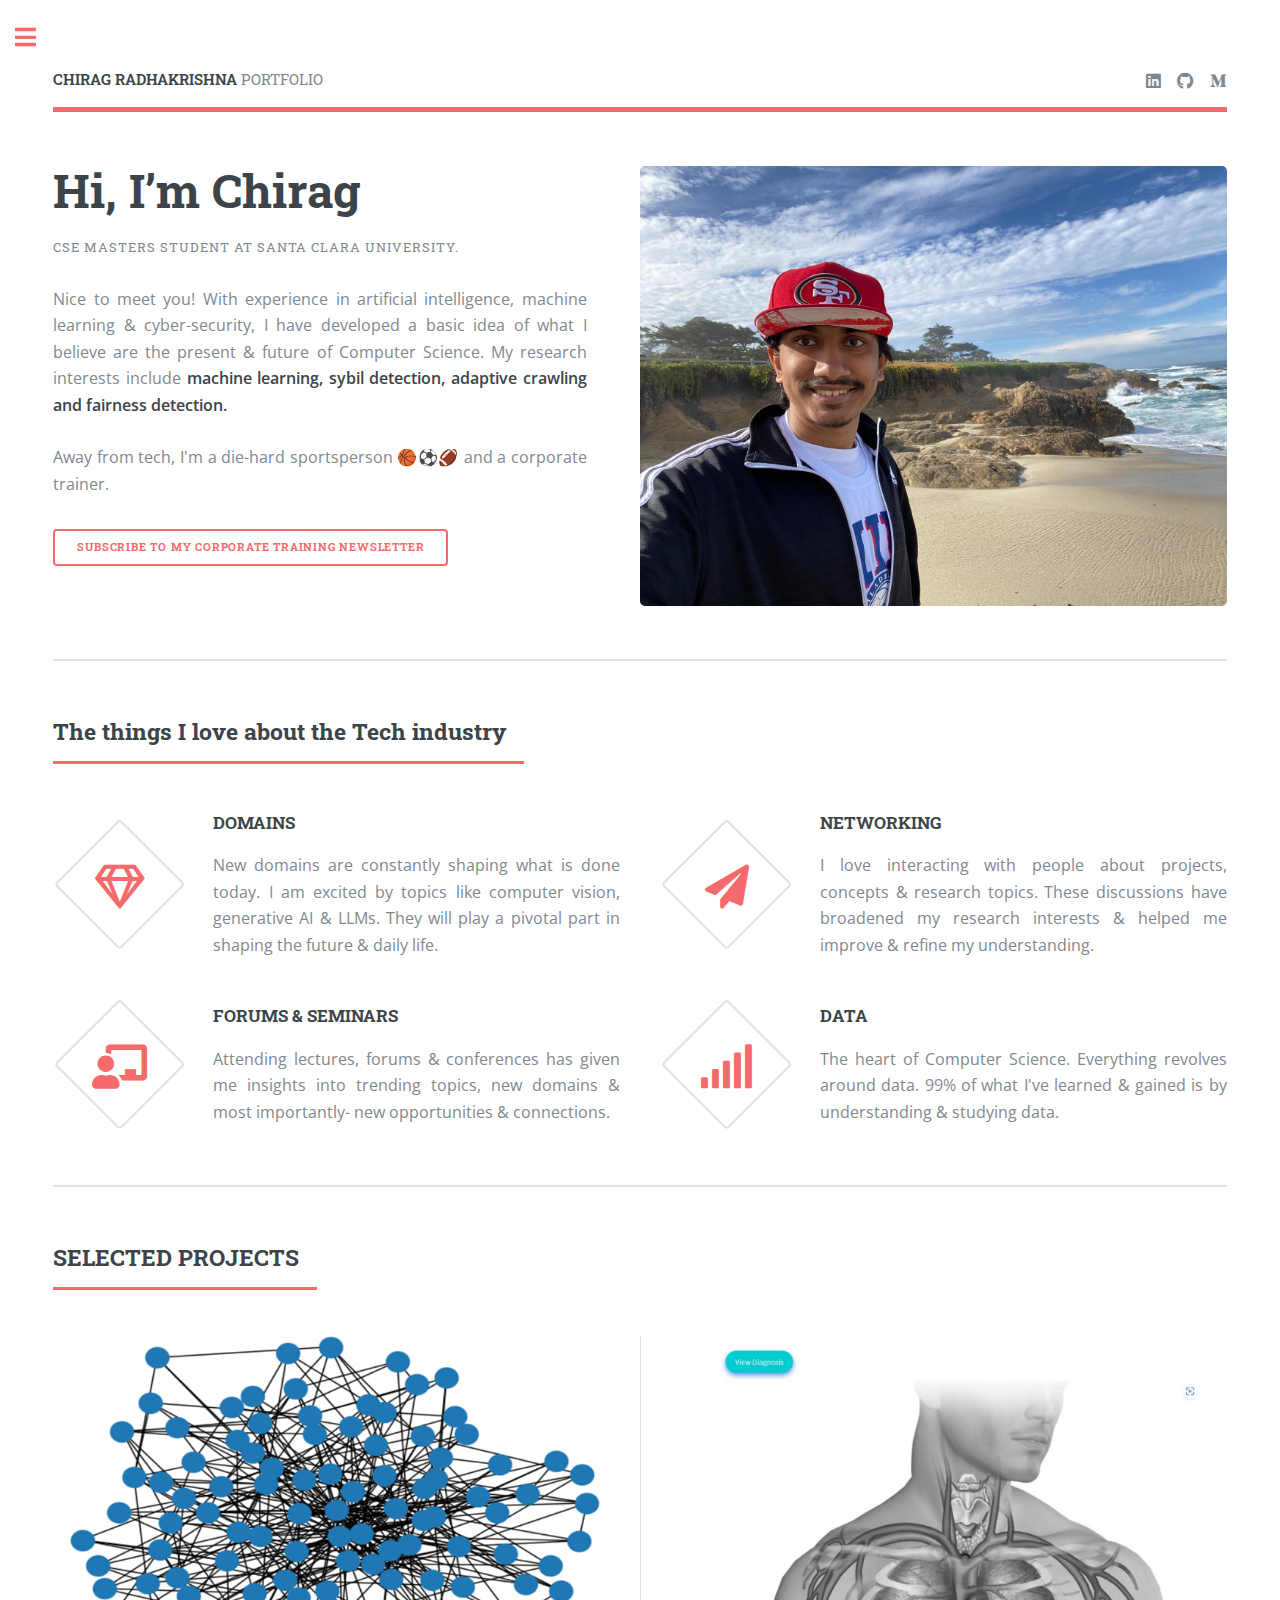
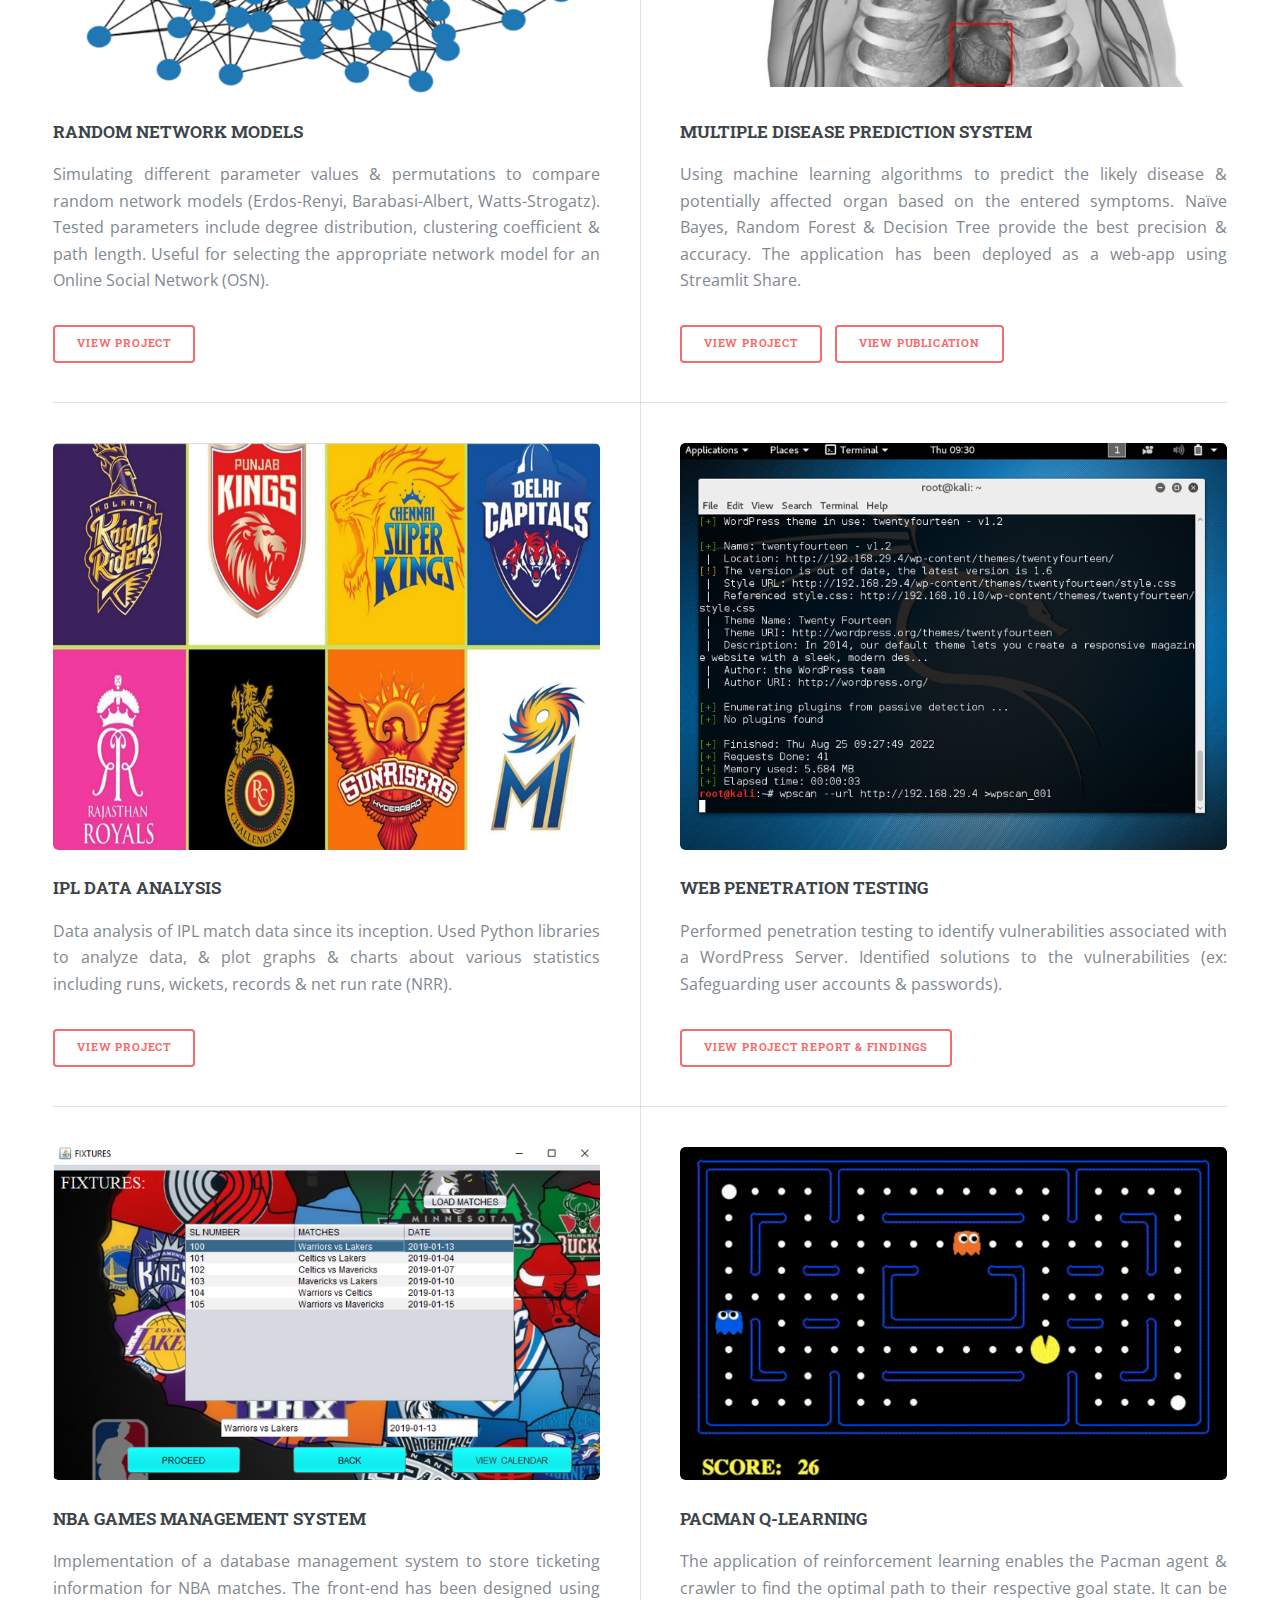
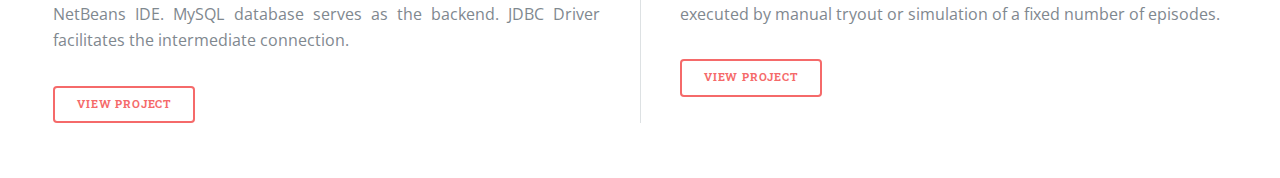
<file: index.html>
<!DOCTYPE HTML>
<!--
	Editorial by HTML5 UP
	html5up.net | @ajlkn
	Free for personal and commercial use under the CCA 3.0 license (html5up.net/license)
-->
<html>
	<head>
		<title>Chirag Radhakrishna Portfolio</title>
		<meta charset="utf-8" />
		<meta name="viewport" content="width=device-width, initial-scale=1, user-scalable=no" />
		<link rel="stylesheet" href="assets/css/main.css" />
	</head>
	<body class="is-preload">

		<!-- Wrapper -->
			<div id="wrapper">

				<!-- Main -->
					<div id="main">
						<div class="inner">

							<!-- Header -->
								<header id="header">
									<a href="index.html" class="logo"><strong>CHIRAG RADHAKRISHNA</strong> PORTFOLIO</a>
									<ul class="icons">
										<li><a href="https://in.linkedin.com/in/chirag-radhakrishna-820a06251?original_referer=" class="icon brands fa-linkedin"><span class="label">LinkedIn</span></a></li>
										<li><a href="https://github.com/ChiragRadhakrishna43-7?tab=repositories" class="icon brands fa-github"><span class="label">GitHub</span></a></li>
										<li><a href="https://medium.com/@chiragdsce35" class="icon brands fa-medium-m"><span class="label">Medium</span></a></li>
									</ul>
								</header>

							<!-- Banner -->
								<section id="banner">
									<div class="content">
										<header>
											<h1>Hi, I’m Chirag </h1>
											<p>CSE Masters student at Santa Clara University.</p>
										</header>
										<p align="justify">Nice to meet you! With experience in artificial intelligence, machine learning & cyber-security, I have developed a basic idea of what I believe are the present & future of Computer Science. My research interests include <b>machine learning, sybil detection, adaptive crawling and fairness detection.</b> <br/>

										</br/>Away from tech, I'm a die-hard sportsperson 🏀⚽🏈 and a corporate trainer.</p>
										<ul class="actions">
											<li><a href="https://substack.com/@chiragradhakrishna" class="button big">Subscribe to my corporate training newsletter</a></li>
										</ul>
									</div>
									<span class="image object">
										<img src="images/pic10.jpeg" alt="" />
									</span>
								</section>

							<!-- Section -->
								<section>
									<header class="major">
										<h2>The things I love about the Tech industry</h2>
									</header>
									<div class="features">
										<article>
											<span class="icon fa-gem"></span>
											<div class="content">
												<h3>DOMAINS</h3>
												<p align="justify">New domains are constantly shaping what is done today. I am excited by topics like computer vision, generative AI & LLMs. They will play a pivotal part in shaping the future & daily life.</p>
											</div>
										</article>
										<article>
											<span class="icon solid fa-paper-plane"></span>
											<div class="content">
												<h3>NETWORKING</h3>
												<p align="justify">I love interacting with people about projects, concepts & research topics. These discussions have broadened my research interests & helped me improve & refine my understanding.</p>
											</div>
										</article>
										<article>
											<span class="icon solid fa-chalkboard-teacher"></span>
											<div class="content">
												<h3>FORUMS & SEMINARS</h3>
												<p align="justify">Attending lectures, forums & conferences has given me insights into trending topics, new domains & most importantly- new opportunities & connections.</p>
											</div>
										</article>
										<article>
											<span class="icon solid fa-signal"></span>
											<div class="content">
												<h3>DATA</h3>
												<p align="justify">The heart of Computer Science. Everything revolves around data. 99% of what I've learned & gained is by understanding & studying data.</p>
											</div>
										</article>
									</div>
								</section>

							<!-- Section -->
								<section>
									<header class="major">
										<h2>SELECTED PROJECTS</h2>
									</header>
									<div class="posts">
										<article>
											<a class="image"><img src="images/pic01.png" alt="" /></a>
											<h3>RANDOM NETWORK MODELS</h3>
											<p align="justify">Simulating different parameter values & permutations to compare random network models (Erdos-Renyi, Barabasi-Albert, Watts-Strogatz). Tested parameters include degree distribution, clustering coefficient & path length. Useful for selecting the appropriate network model for an Online Social Network (OSN).</p>
											<ul class="actions">
												<li><a href="https://github.com/ChiragRadhakrishna43-7/CSEN_354_SOCIAL-NETWORKS" class="button">View Project</a></li>
											</ul>
										</article>
										<article>
											<a class="image"><img src="images/pic02.png" alt="" /></a>
											<h3>MULTIPLE DISEASE PREDICTION SYSTEM</h3>
											<p align="justify">Using machine learning algorithms to predict the likely disease & potentially affected organ based on the entered symptoms. Naïve Bayes, Random Forest & Decision Tree provide the best precision & accuracy. The application has been deployed as a web-app using Streamlit Share.</p>
											<ul class="actions">
												<li><a href="https://github.com/ChiragRadhakrishna43-7/Multiple-Disease-Prediction-System" class="button">View Project</a></li>
												<li><a href="https://www.ijirae.com/volumes/Vol10/iss-05/16.MYAE10095.pdf" class="button">View Publication</a></li>
											</ul>
										</article>
										<article>
											<a class="image"><img src="images/pic03.png" alt="" /></a>
											<h3>IPL DATA ANALYSIS</h3>
											<p align="justify">Data analysis of IPL match data since its inception. Used Python libraries to analyze data, & plot graphs & charts about various statistics including runs, wickets, records & net run rate (NRR).</p>
											<ul class="actions">
												<li><a href="https://github.com/ChiragRadhakrishna43-7/IPL-Data-Analysis" class="button">View Project</a></li>
											</ul>
										</article>
										<article>
											<a class="image"><img src="images/pic04.png" alt="" /></a>
											<h3>WEB PENETRATION TESTING</h3>
											<p align="justify">Performed penetration testing to identify vulnerabilities associated with a WordPress Server. Identified solutions to the vulnerabilities (ex: Safeguarding user accounts & passwords).</p>
											<ul class="actions">
												<li><a href="https://github.com/ChiragRadhakrishna43-7/Cyber-Security-and-Ethical-Hacking" class="button">View Project Report & Findings</a></li>
											</ul>
										</article>
										<article>
											<a class="image"><img src="images/pic05.png" alt="" /></a>
											<h3>NBA GAMES MANAGEMENT SYSTEM</h3>
											<p align="justify">Implementation of a database management system to store ticketing information for NBA matches. The front-end has been designed using NetBeans IDE. MySQL database serves as the backend. JDBC Driver facilitates the intermediate connection.</p>
											<ul class="actions">
												<li><a href="https://github.com/ChiragRadhakrishna43-7/NBA-All-Star-Application---DBMS" class="button">View Project</a></li>
											</ul>
										</article>
										<article>
											<a class="image"><img src="images/pic06.png" alt="" /></a>
											<h3>PACMAN Q-LEARNING</h3>
											<p align="justify">The application of reinforcement learning enables the Pacman agent & crawler to find the optimal path to their respective goal state. It can be executed by manual tryout or simulation of a fixed number of episodes. </p>
											<ul class="actions">
												<li><a href="https://github.com/ChiragRadhakrishna43-7/Pacman_QLearning" class="button">View Project</a></li>
											</ul>
										</article>
									</div>
								</section>

						</div>
					</div>

				<!-- Sidebar -->
					<div id="sidebar">
						<div class="inner">

							<!-- Search -->
								<section id="search" class="alt">
									<form method="post" action="#">
										<input type="text" name="query" id="query" placeholder="Search" />
									</form>
								</section>

							<!-- Menu -->
								<nav id="menu">
									<header class="major">
										<h2>MENU</h2>
									</header>
									<ul>
										<li><a href="index.html">HOME</a></li>
										<li><a href="generic.html">EDUCATION 📕</a></li>
										<li><a href="elements.html">EXPERIENCE 👨‍💻</a></li>
									</ul>
								</nav>

							<!-- Section -->
								<section>
									<header class="major">
										<h2>RECENT TIMELINE</h2>
									</header>
									<div class="mini-posts">
										<article>
											<a class="image"><img src="images/pic07.png" alt="" /></a>
											<p align="justify"><b>March 2025-Present</b>
											</br/>Starting a new position as a Graduate Research Assistant. Working to formulate an Artificial Intelligence (AI) Development Lifecycle under the guidance of Professor Alka-Shah Jarvis.</p>
										</article>
										<article>
											<a class="image"><img src="images/pic08.png" alt="" /></a>
											<p align="justify"><b>March 2025-Present</b>
											</br/>A second stint as a Graduate Teaching Assistant. This instance, for the course CSEN 288: Software Ethics instructed by Professor Alka-Shah Jarvis.</p>
										</article>
										<article>
											<a class="image"><img src="images/pic07.png" alt="" /></a>
											<p align="justify"><b>September 2024-December 2024</b>
											</br/>Graduate Teaching Assistant for the core graduate course CSEN 210: Computer Architecture instructed by Professor Ramzi Nofal. Assisted students with critical concepts including datapath, pipeline, and data & branch hazards.</p>
										</article>
									</div>
								</section>

							<!-- Section -->
								<section>
									<header class="major">
										<h2>GET IN TOUCH</h2>
									</header>
									<p align="justify"><b>Connect or Contact???</b> <br>
									 Have any questions, feedback, or want to say hello, you can reach out using these contact details:</p>
									<ul class="contact">
										<li class="icon solid fa-envelope">chiragradhakrishna2000@gmail.com</li>
										<li class="icon solid fa-phone">(408) 422-8709</li>
										<li class="icon solid fa-home">Santa Clara, California</li>
									</ul>
								</section>

							<!-- Footer -->
								<footer id="footer">
									<p class="copyright">&copy; All rights reserved. Certain Images Credit: <a href="https://unsplash.com">Unsplash</a>. Design inspired by: <a href="https://html5up.net">HTML5 UP</a>.</p>
								</footer>

						</div>
					</div>

			</div>

		<!-- Scripts -->
			<script src="assets/js/jquery.min.js"></script>
			<script src="assets/js/browser.min.js"></script>
			<script src="assets/js/breakpoints.min.js"></script>
			<script src="assets/js/util.js"></script>
			<script src="assets/js/main.js"></script>

	</body>
</html>
</file>
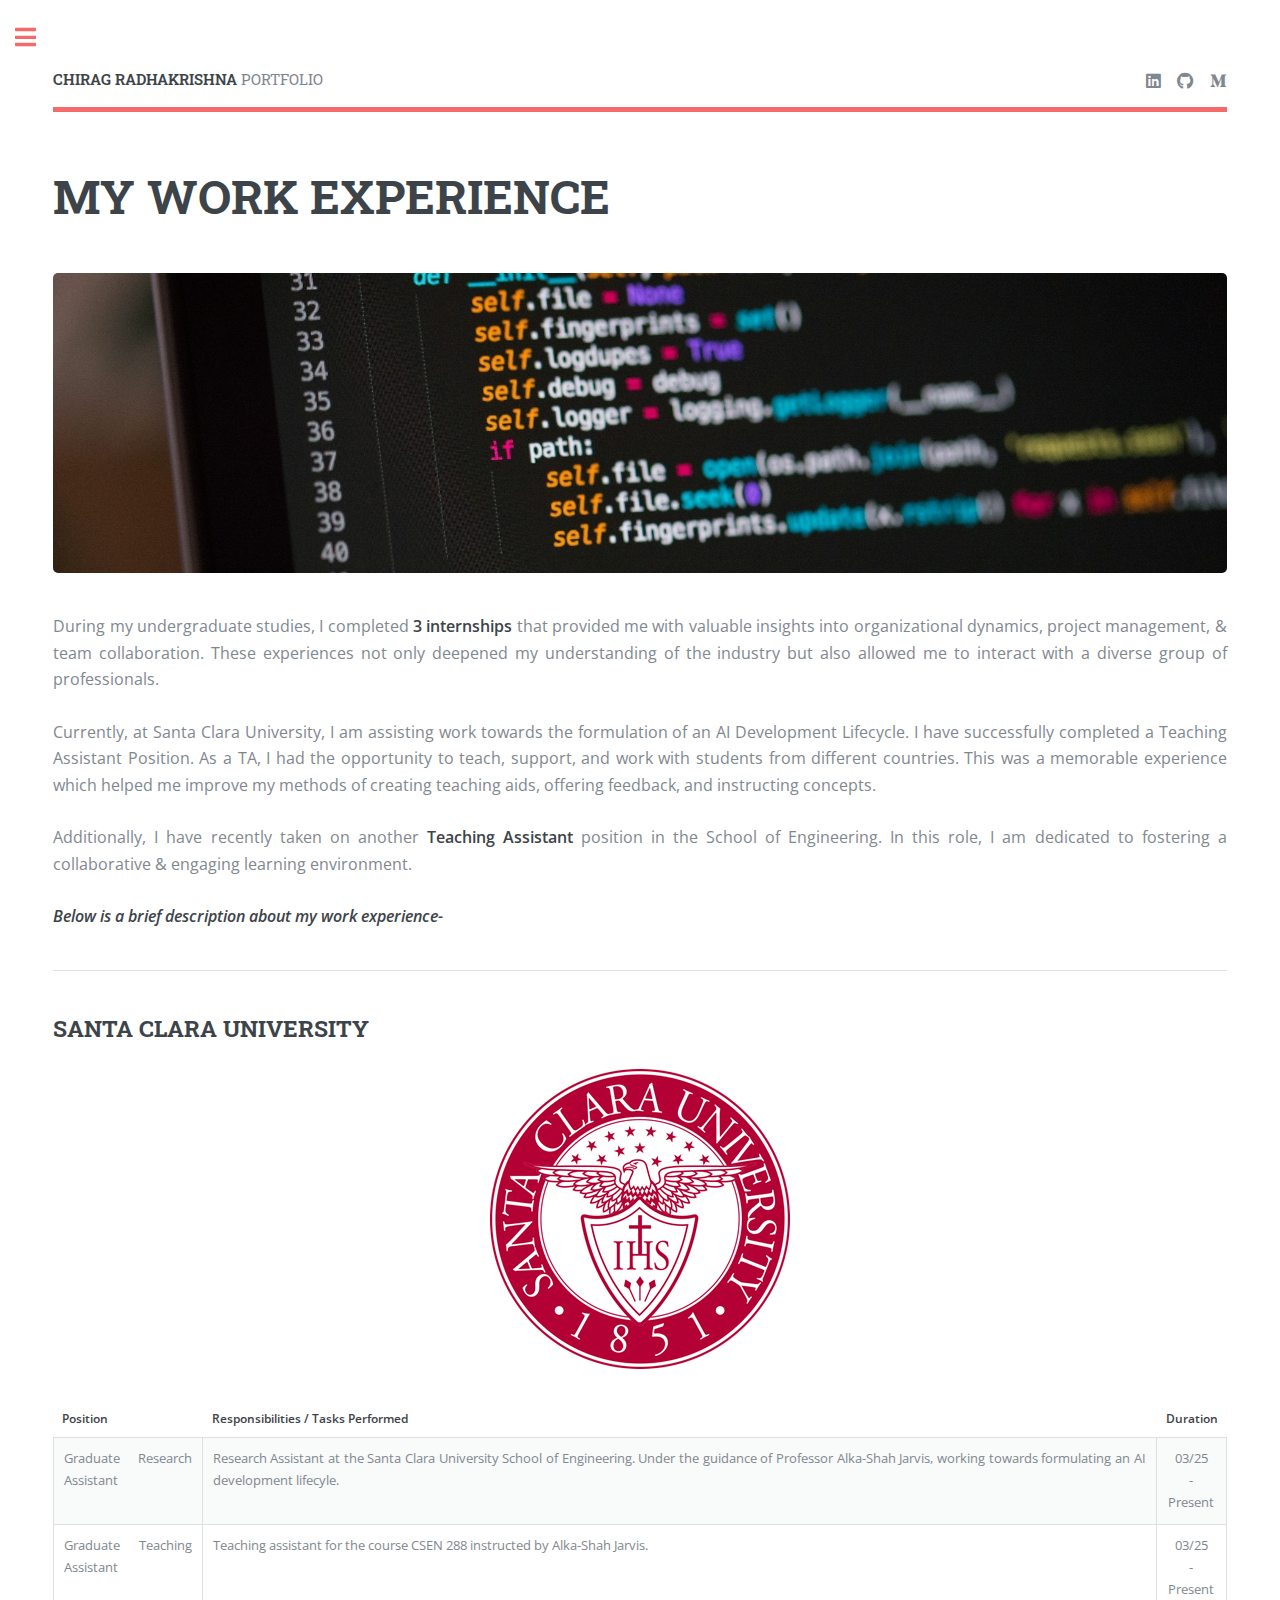
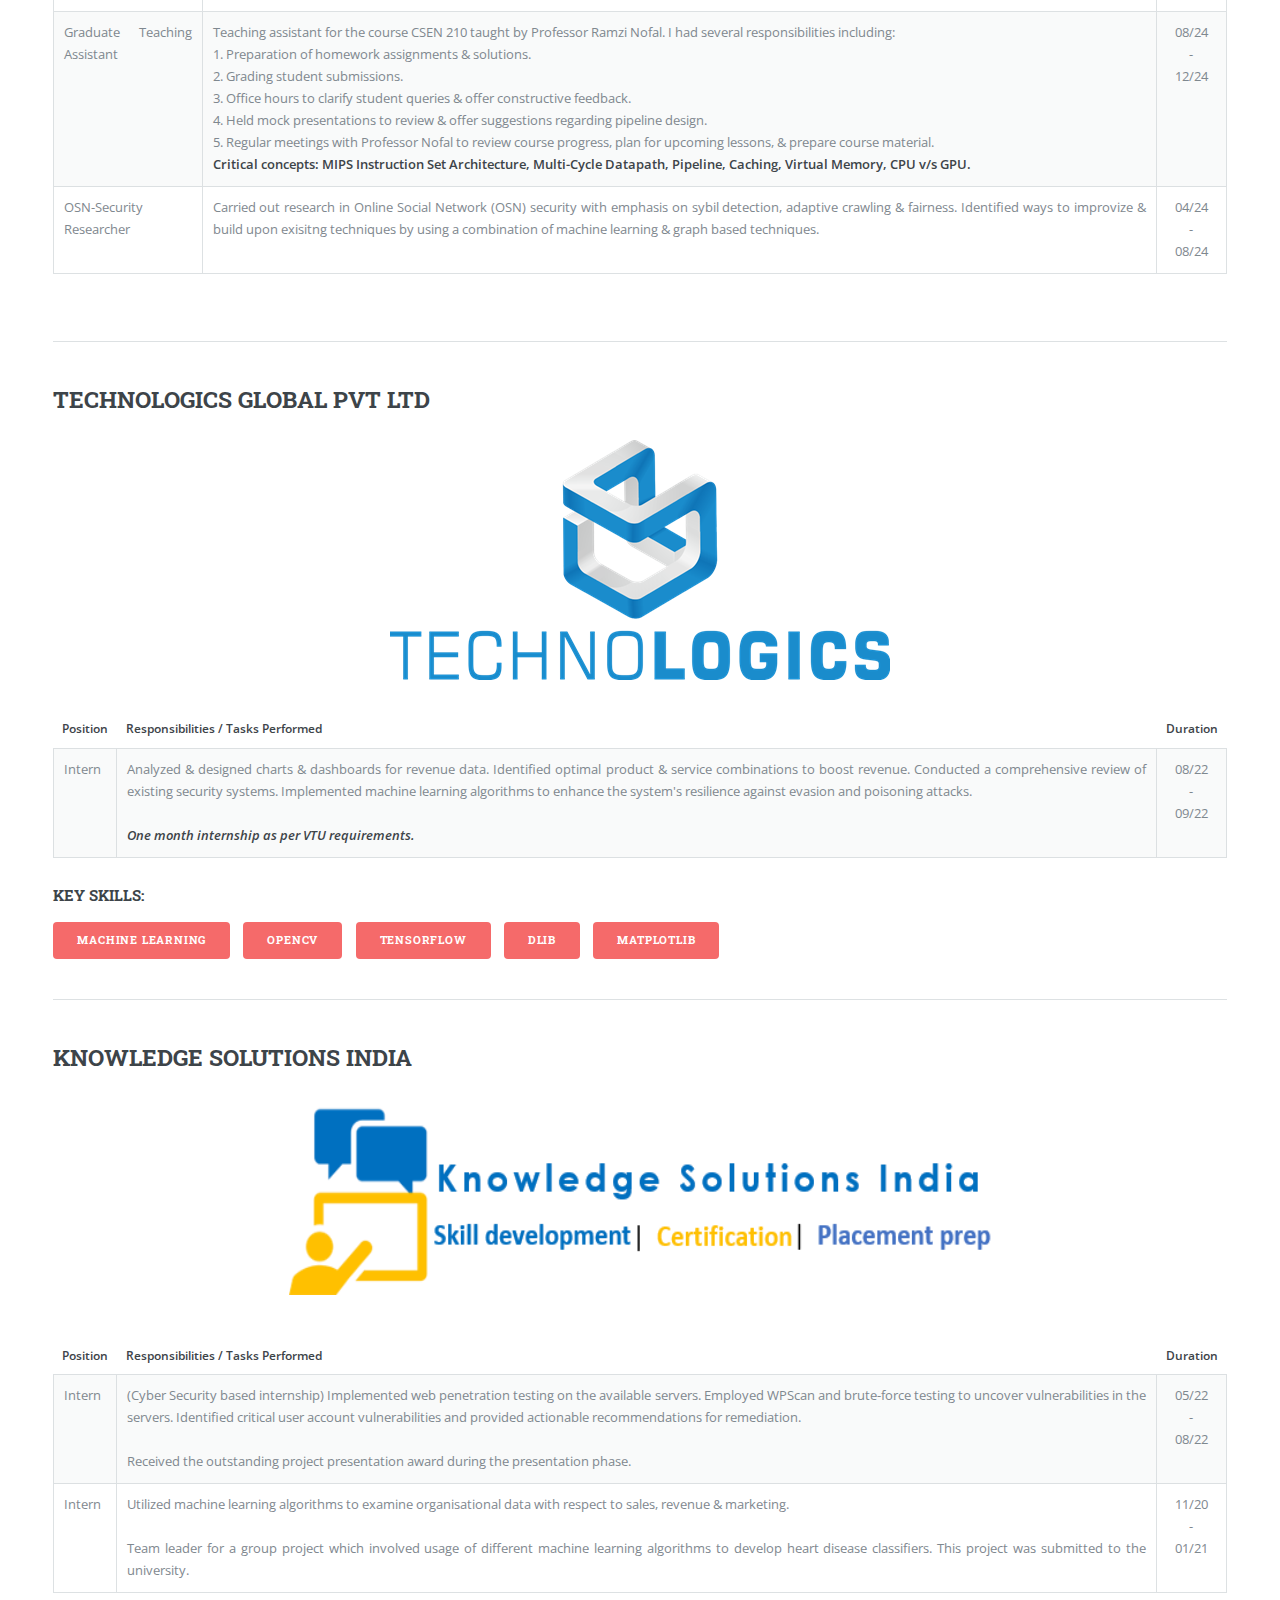
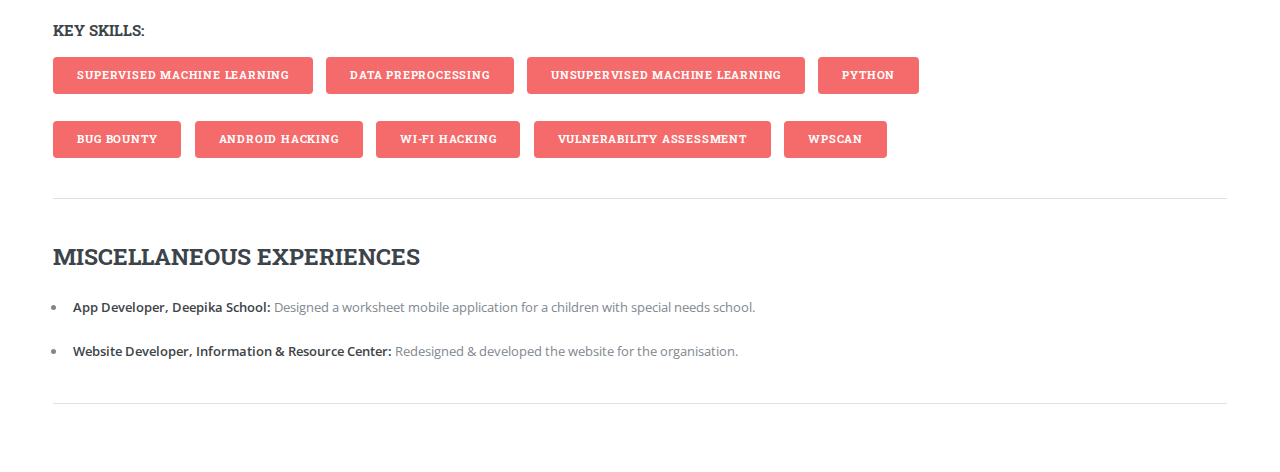
<file: elements.html>
<!DOCTYPE HTML>
<!--
	Editorial by HTML5 UP
	html5up.net | @ajlkn
	Free for personal and commercial use under the CCA 3.0 license (html5up.net/license)
-->
<html>
	<head>
		<title>Chirag Radhakrishna: Work Experience</title>
		<meta charset="utf-8" />
		<meta name="viewport" content="width=device-width, initial-scale=1, user-scalable=no" />
		<link rel="stylesheet" href="assets/css/main.css" />
	</head>
	<body class="is-preload">

		<!-- Wrapper -->
			<div id="wrapper">

				<!-- Main -->
					<div id="main">
						<div class="inner">

							<!-- Header -->
								<header id="header">
									<a class="logo"><strong>CHIRAG RADHAKRISHNA</strong> PORTFOLIO</a>
									<ul class="icons">
										<li><a href="https://in.linkedin.com/in/chirag-radhakrishna-820a06251?original_referer=" class="icon brands fa-linkedin"><span class="label">LinkedIn</span></a></li>
										<li><a href="https://github.com/ChiragRadhakrishna43-7?tab=repositories" class="icon brands fa-github"><span class="label">GitHub</span></a></li>
										<li><a href="https://medium.com/@chiragdsce35" class="icon brands fa-medium-m"><span class="label">Medium</span></a></li>
									</ul>
								</header>

							<!-- Content -->
								<section>
									<header class="main">
										<h1>MY WORK EXPERIENCE</h1>
									</header>

									<span class="image main"><img src="images/pic15.jpg" alt="" /></span>

									<p align="justify">
									During my undergraduate studies, I completed <b>3 internships</b> that provided me with valuable insights into organizational dynamics, project management, & team collaboration. These experiences not only deepened my understanding of the industry but also
									allowed me to interact with a diverse group of professionals.
									<br/><br/>
									Currently, at Santa Clara University, I am assisting work towards the formulation of an AI Development Lifecycle. I have successfully completed a Teaching Assistant Position. As a TA, I had the opportunity to teach, support, and work with students from different countries. This was a memorable experience which helped me improve my methods of creating teaching aids, offering feedback, and instructing concepts.<br/><br/>
									Additionally, I have recently taken on another <b>Teaching Assistant</b> position in the School of Engineering. In this role, I am dedicated to fostering a collaborative & engaging learning environment.
                  <br/><br/>
									<b><i>Below is a brief description about my work experience-</i></b>
									</p>

									<hr class="major" />
									<h2>SANTA CLARA UNIVERSITY</h2>
									<p align = "center"><a class="image"><img src="images/pic12.png" alt=""/></a></p>
									<div class="table-wrapper">
										<table class="alt">
											<thead>
												<tr>
													<th>Position</th>
													<th>Responsibilities / Tasks Performed</th>
													<th>Duration</th>
												</tr>
											</thead>
											<tbody>
												<tr>
													<td align="justify">Graduate Research Assistant</td>
													<td align="justify">Research Assistant at the Santa Clara University School of Engineering. Under the guidance of Professor Alka-Shah Jarvis, working towards formulating an AI development lifecyle. </td>
													<td align="center"> 03/25 <br/> - <br/>Present</td>
												</tr>
												<tr>
													<td align="justify">Graduate Teaching Assistant</td>
													<td align="justify">Teaching assistant for the course CSEN 288 instructed by Alka-Shah Jarvis.</td>
													<td align="center"> 03/25 <br/> - <br/>Present</td>
												</tr>
												<tr>
													<td align="justify">Graduate Teaching Assistant</td>
													<td align="justify">Teaching assistant for the course CSEN 210 taught by Professor Ramzi Nofal. I had several responsibilities including: <br/> 1. Preparation of homework assignments & solutions. <br/> 2. Grading student submissions. <br/> 3. Office hours to clarify student queries & offer constructive feedback. <br/> 4. Held mock presentations to review & offer suggestions regarding pipeline design. <br/> 5. Regular meetings with Professor Nofal to review course progress, plan for upcoming lessons, & prepare course material. <br/><b>Critical concepts: MIPS Instruction Set Architecture, Multi-Cycle Datapath, Pipeline, Caching, Virtual Memory, CPU v/s GPU.</b></td>
													<td align="center"> 08/24 <br/> - <br/>12/24</td>
												</tr>
												<tr>
													<td align="justify">OSN-Security Researcher</td>
													<td align="justify">Carried out research in Online Social Network (OSN) security with emphasis on sybil detection, adaptive crawling & fairness. Identified ways to improvize & build upon exisitng techniques by using a combination of machine learning & graph based techniques.</td>
													<td align="center"> 04/24 <br/> - <br/>08/24</td>
												</tr>
											</tbody>
											<tfoot>
											</tfoot>
										</table>
									</div>
									<hr class="major" />

									<h2>TECHNOLOGICS GLOBAL PVT LTD</h2>
									<p align = "center"><a class="image"><img src="images/pic16.png" alt=""/></a></p>
									<div class="table-wrapper">
										<table class="alt">
											<thead>
												<tr>
													<th>Position</th>
													<th>Responsibilities / Tasks Performed</th>
													<th>Duration</th>
												</tr>
											</thead>
											<tbody>
												<tr>
													<td align="justify">Intern</td>
													<td align="justify">Analyzed & designed charts & dashboards for revenue data. Identified optimal product & service combinations to boost revenue.
													Conducted a comprehensive review of existing security systems. Implemented machine learning algorithms to enhance the system's resilience against evasion and poisoning attacks.
												  <br/><br/><b><i>One month internship as per VTU requirements.</i></b></td>
													<td align="center"> 08/22 <br/> - <br/>09/22</td>
												</tr>
											</tbody>
											<tfoot>
											</tfoot>
										</table>
									</div>
									<h4>KEY SKILLS:</h4>
									<ul class="actions">
										<li><a class="button primary">Machine Learning</a></li>
										<li><a class="button primary">OpenCV</a></li>
										<li><a class="button primary">TensorFlow</a></li>
										<li><a class="button primary">DLib</a></li>
										<li><a class="button primary">Matplotlib</a></li>
									</ul>
									<hr class="major" />

									<h2>KNOWLEDGE SOLUTIONS INDIA</h2>
									<p align = "center"><a class="image"><img src="images/pic17.png" alt=""/></a></p>
									<div class="table-wrapper">
										<table class="alt">
											<thead>
												<tr>
													<th>Position</th>
													<th>Responsibilities / Tasks Performed</th>
													<th>Duration</th>
												</tr>
											</thead>
											<tbody>
												<tr>
													<td align="justify">Intern</td>
													<td align="justify">(Cyber Security based internship) Implemented web penetration testing on the available servers. Employed WPScan and brute-force testing to uncover vulnerabilities in the servers.
													Identified critical user account vulnerabilities and provided actionable recommendations for remediation.<br/></br/>
													Received the outstanding project presentation award during the presentation phase.
													</td>
													<td align="center"> 05/22 <br/> - <br/>08/22</td>
												</tr>
												<tr>
													<td align="justify">Intern</td>
													<td align="justify">Utilized machine learning algorithms to examine organisational data with respect to sales, revenue & marketing. <br/>
													</br/>Team leader for a group project which involved usage of different machine learning algorithms to develop heart disease classifiers. This project was submitted to the university.</td>
													<td align="center"> 11/20 <br/> - <br/>01/21</td>
												</tr>
											</tbody>
											<tfoot>
											</tfoot>
										</table>
									</div>
									<h4>KEY SKILLS:</h4>
									<ul class="actions">
										<li><a class="button primary">Supervised Machine Learning</a></li>
										<li><a class="button primary">Data Preprocessing</a></li>
										<li><a class="button primary">Unsupervised Machine Learning</a></li>
										<li><a class="button primary">Python</a></li>
									</ul>
									<ul class="actions">
										<li><a class="button primary">Bug Bounty</a></li>
										<li><a class="button primary">Android Hacking</a></li>
										<li><a class="button primary">Wi-Fi Hacking</a></li>
										<li><a class="button primary">Vulnerability Assessment</a></li>
										<li><a class="button primary">Wpscan</a></li>
									</ul>
									<hr class="major" />

									<h2>MISCELLANEOUS EXPERIENCES</h2>
									<ul type="circle">
										<li><b>App Developer, Deepika School:</b> Designed a worksheet mobile application for a children with special needs school.</li><br/>
										<li><b>Website Developer, Information & Resource Center:</b> Redesigned & developed the website for the organisation.</li>
									</ul>
									<hr class="major" />
								</section>

						</div>
					</div>
					<div id="sidebar">
						<div class="inner">

							<!-- Search -->
								<section id="search" class="alt">
									<form method="post" action="#">
										<input type="text" name="query" id="query" placeholder="Search" />
									</form>
								</section>

							<!-- Menu -->
								<nav id="menu">
									<header class="major">
										<h2>MENU</h2>
									</header>
									<ul>
										<li><a href="index.html">HOME</a></li>
										<li><a href="generic.html">EDUCATION 📕</a></li>
										<li><a href="elements.html">EXPERIENCE 👨‍💻</a></li>
									</ul>
								</nav>

							<!-- Section -->
								<section>
									<header class="major">
										<h2>RECENT TIMELINE</h2>
									</header>
									<div class="mini-posts">
										<article>
											<a class="image"><img src="images/pic07.png" alt="" /></a>
											<p align="justify"><b>March 2025-Present</b>
											</br/>Starting a new position as a Graduate Research Assistant. Working to formulate an Artificial Intelligence (AI) Development Lifecycle under the guidance of Professor Alka-Shah Jarvis.</p>
										</article>
										<article>
											<a class="image"><img src="images/pic08.png" alt="" /></a>
											<p align="justify"><b>March 2025-Present</b>
											</br/>A second stint as a Graduate Teaching Assistant. This instance, for the course CSEN 288: Software Ethics instructed by Professor Alka-Shah Jarvis.</p>
										</article>
										<article>
											<a class="image"><img src="images/pic07.png" alt="" /></a>
											<p align="justify"><b>September 2024-December 2024</b>
											</br/>Graduate Teaching Assistant for the core graduate course CSEN 210: Computer Architecture instructed by Professor Ramzi Nofal. Assisted students with critical concepts including datapath, pipeline, and data & branch hazards.</p>
										</article>
									</div>
								</section>

							<!-- Section -->
								<section>
									<header class="major">
										<h2>GET IN TOUCH</h2>
									</header>
									<p align="justify"><b>Connect or Contact???</b> <br>
									 Have any questions, feedback, or want to say hello, you can reach out using these contact details:</p>
									<ul class="contact">
										<li class="icon solid fa-envelope">chiragradhakrishna2000@gmail.com</li>
										<li class="icon solid fa-phone">(408) 422-8709</li>
										<li class="icon solid fa-home">Santa Clara, California</li>
									</ul>
								</section>

							<!-- Footer -->
								<footer id="footer">
									<p class="copyright">&copy; All rights reserved. Certain Images Credit: <a href="https://unsplash.com">Unsplash</a>. Design inspired by: <a href="https://html5up.net">HTML5 UP</a>.</p>
								</footer>

						</div>
					</div>

			</div>

		<!-- Scripts -->
			<script src="assets/js/jquery.min.js"></script>
			<script src="assets/js/browser.min.js"></script>
			<script src="assets/js/breakpoints.min.js"></script>
			<script src="assets/js/util.js"></script>
			<script src="assets/js/main.js"></script>



</html>
</file>
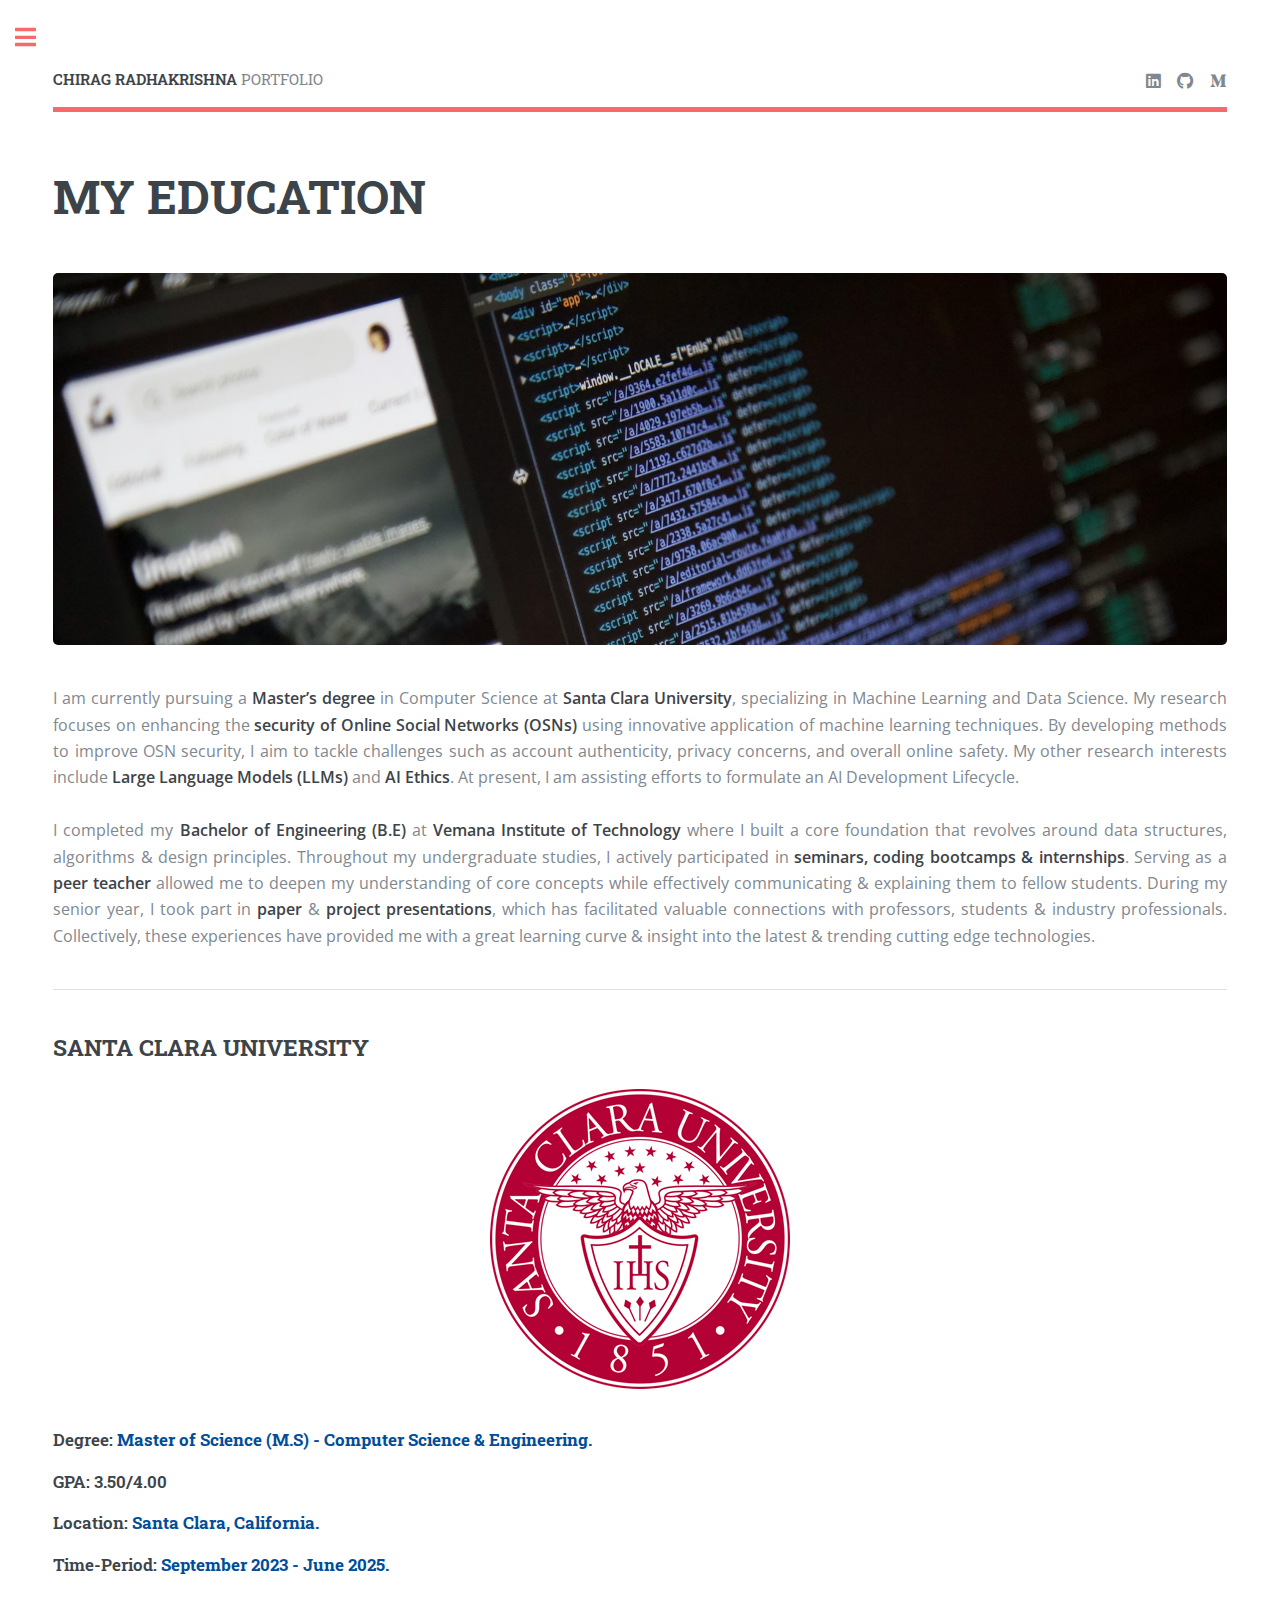
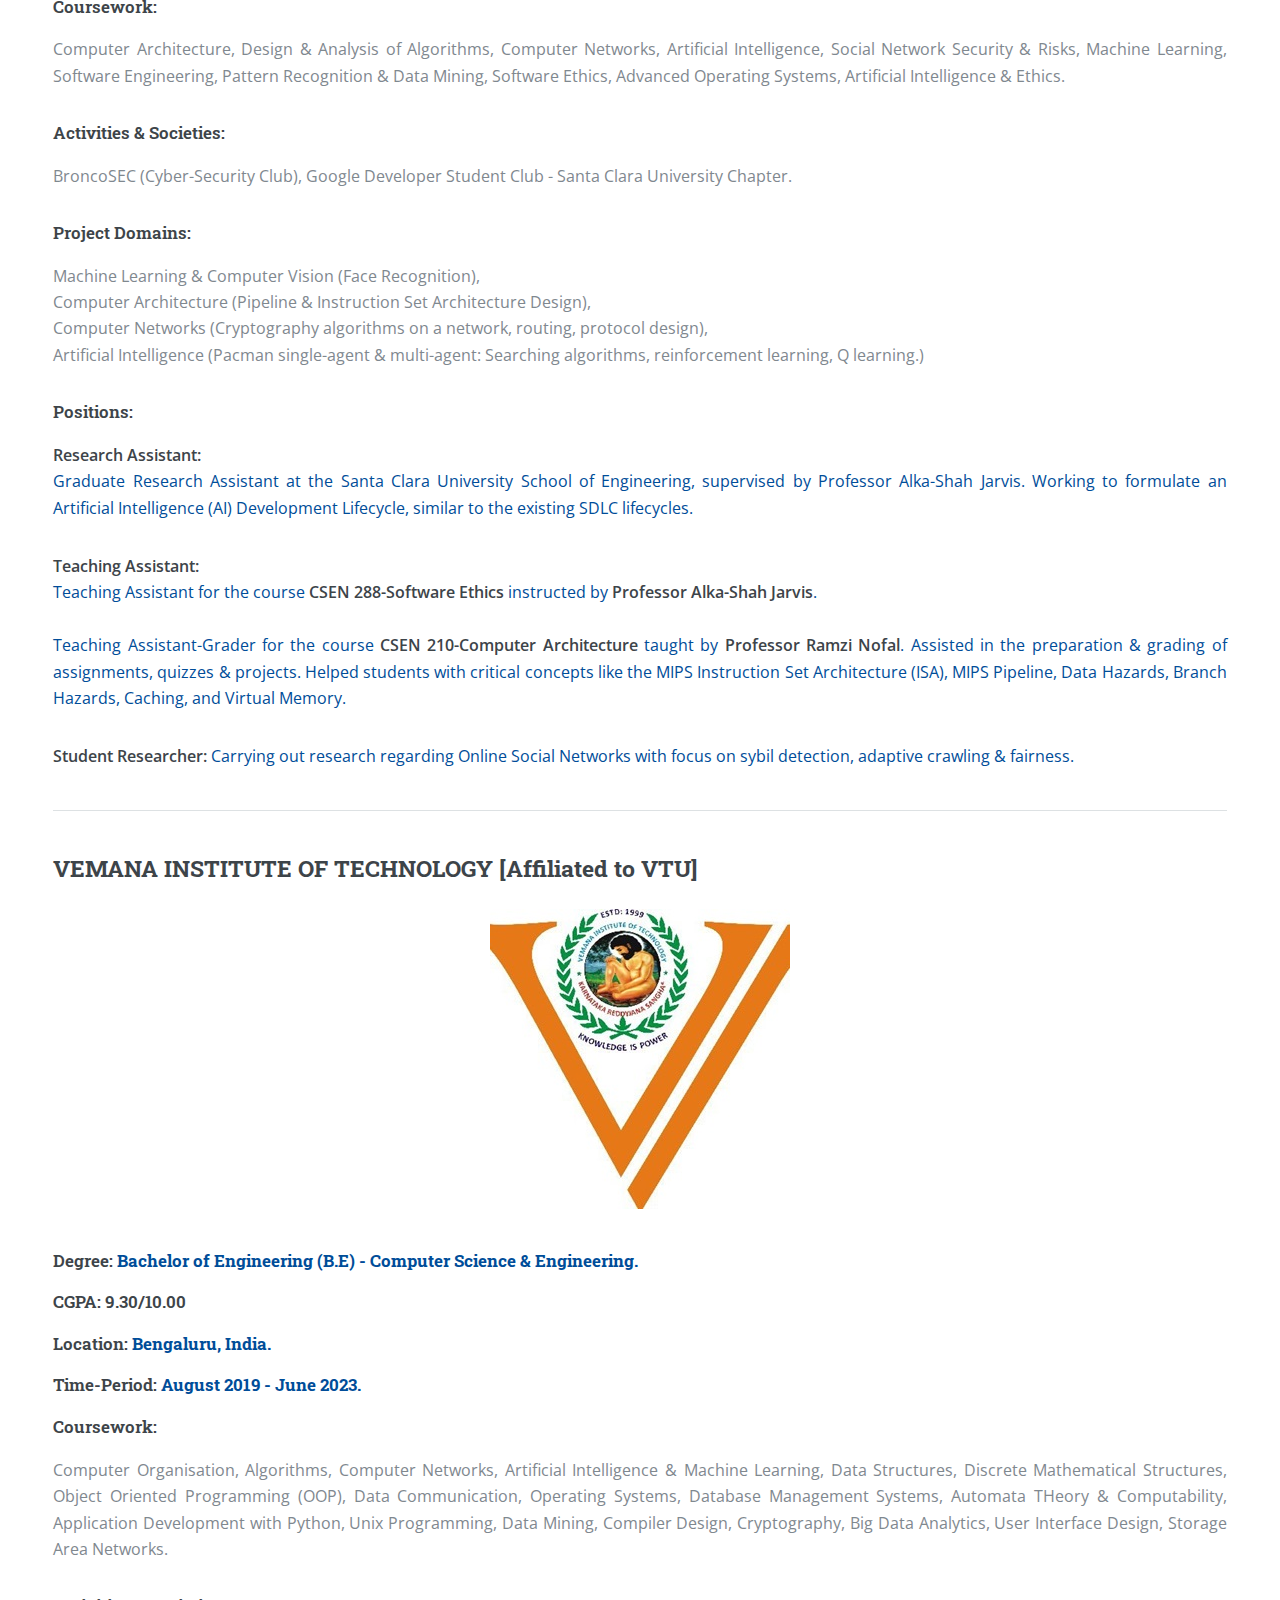
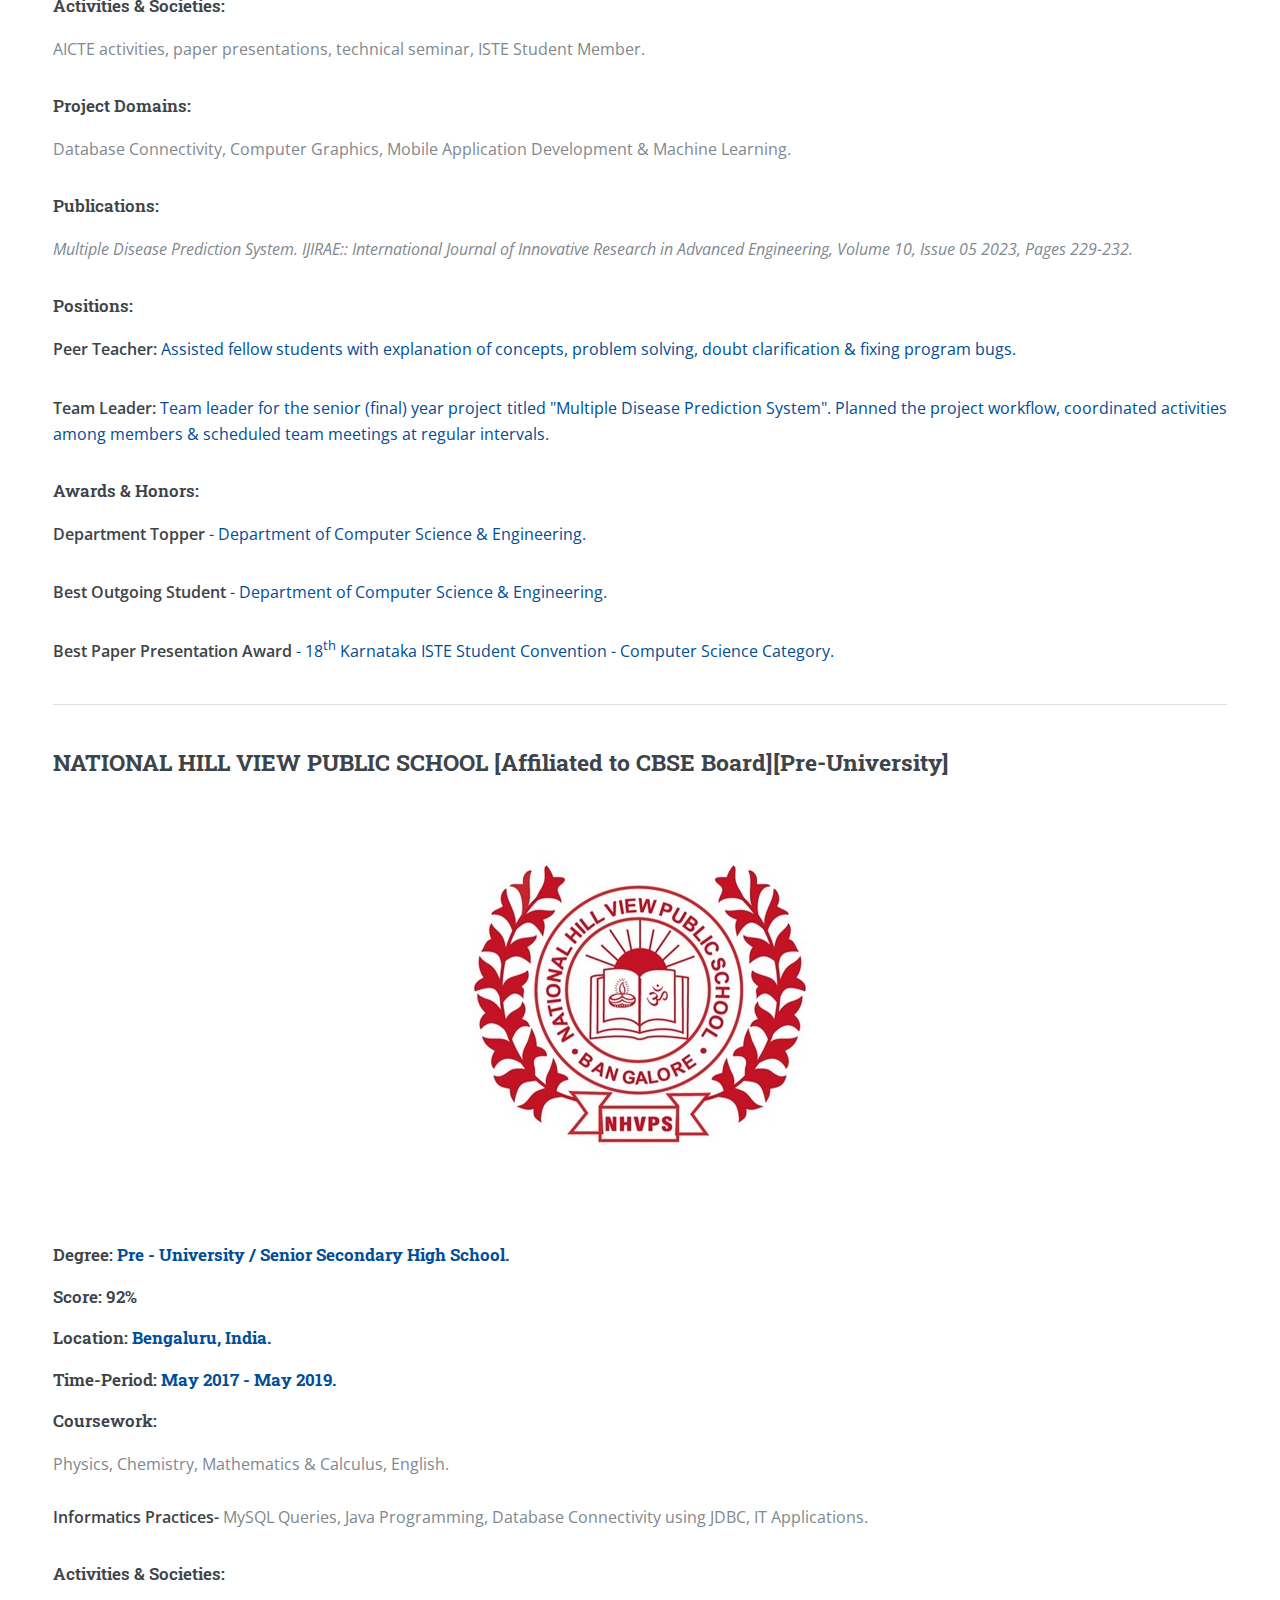
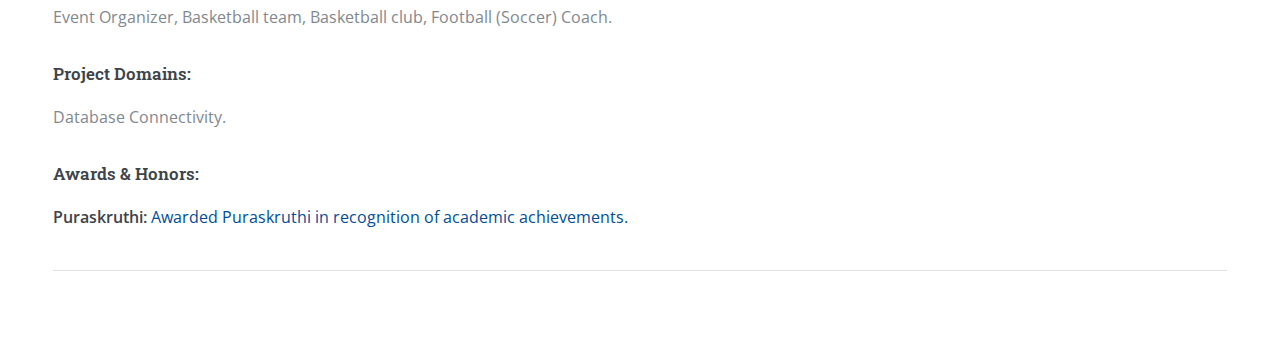
<file: generic.html>
<!DOCTYPE HTML>
<!--
	Editorial by HTML5 UP
	html5up.net | @ajlkn
	Free for personal and commercial use under the CCA 3.0 license (html5up.net/license)
-->
<html>
	<head>
		<title>Chirag Radhakrishna: Education</title>
		<meta charset="utf-8" />
		<meta name="viewport" content="width=device-width, initial-scale=1, user-scalable=no" />
		<link rel="stylesheet" href="assets/css/main.css" />
	</head>
	<body class="is-preload">

		<!-- Wrapper -->
			<div id="wrapper">

				<!-- Main -->
					<div id="main">
						<div class="inner">

							<!-- Header -->
								<header id="header">
									<a class="logo"><strong>CHIRAG RADHAKRISHNA</strong> PORTFOLIO</a>
									<ul class="icons">
										<li><a href="https://in.linkedin.com/in/chirag-radhakrishna-820a06251?original_referer=" class="icon brands fa-linkedin"><span class="label">LinkedIn</span></a></li>
										<li><a href="https://github.com/ChiragRadhakrishna43-7?tab=repositories" class="icon brands fa-github"><span class="label">GitHub</span></a></li>
										<li><a href="https://medium.com/@chiragdsce35" class="icon brands fa-medium-m"><span class="label">Medium</span></a></li>
									</ul>
								</header>

							<!-- Content -->
								<section>
									<header class="main">
										<h1>MY EDUCATION</h1>
									</header>

									<span class="image main"><img src="images/pic11.jpg" alt="" /></span>

									<p align="justify">I am currently pursuing a <b>Master’s degree</b> in Computer Science at <b>Santa Clara University</b>, specializing in Machine Learning and Data Science. My research focuses on enhancing the <b>security of Online Social Networks (OSNs)</b> using innovative application of machine learning techniques. By developing methods to improve OSN security, I aim to tackle challenges such as account authenticity, privacy concerns, and overall online safety. My other research interests include <b>Large Language Models (LLMs)</b> and <b>AI Ethics</b>. At present, I am assisting efforts to formulate an AI Development Lifecycle.<br/>
									<br/>
									I completed my <b>Bachelor of Engineering (B.E)</b> at <b>Vemana Institute of Technology</b> where I built a core foundation that revolves around data structures, algorithms & design principles. Throughout my undergraduate studies, I actively participated in <b>seminars, coding bootcamps & internships</b>. Serving as a <b>peer teacher</b> allowed me to deepen my understanding of core concepts while effectively communicating & explaining them to fellow students. During my senior year, I took part in <b>paper</b> & <b>project presentations</b>, which has facilitated valuable connections with professors, students & industry professionals. Collectively, these experiences have provided me with a great learning curve & insight into the latest & trending cutting edge technologies.
									</p>

									<hr class="major" />
									<h2>SANTA CLARA UNIVERSITY</h2>
									<p align = "center"><a class="image"><img src="images/pic12.png" alt=""/></a></p>
									<h3 style="color: #004d99;"><b>Degree:</b> Master of Science (M.S) - Computer Science & Engineering. </h3>
									<h3 style="color: #004d99;"><b>GPA: 3.50/4.00 </b></h3>
									<h3 style="color: #004d99;"><b>Location:</b> Santa Clara, California. </h3>
									<h3 style="color: #004d99;"><b>Time-Period:</b> September 2023 - June 2025. </h3>
									<h3 style="color: #004d99;"><b>Coursework:</b></h3>
									<p align = "justify">Computer Architecture, Design & Analysis of Algorithms, Computer Networks, Artificial Intelligence, Social Network Security & Risks, Machine Learning, Software Engineering, Pattern Recognition & Data Mining, Software Ethics, Advanced Operating Systems, Artificial Intelligence & Ethics.</p>
									<h3 style="color: #004d99;"><b>Activities & Societies:</b></h3>
									<p align = "justify">BroncoSEC (Cyber-Security Club), Google Developer Student Club - Santa Clara University Chapter.</p>
									<h3 style="color: #004d99;"><b>Project Domains:</b></h3>
									<p align = "justify">Machine Learning & Computer Vision (Face Recognition),<br/>Computer Architecture (Pipeline & Instruction Set Architecture Design),<br/> Computer Networks (Cryptography algorithms on a network, routing, protocol design),<br/> Artificial Intelligence (Pacman single-agent & multi-agent: Searching algorithms, reinforcement learning, Q learning.)</p>
									<h3 style="color: #004d99;"><b>Positions:</b></h3>
									<p align = "justify" style="color: #004d99;"><b>Research Assistant:</b><br/> Graduate Research Assistant at the Santa Clara University School of Engineering, supervised by Professor Alka-Shah Jarvis. Working to formulate an Artificial Intelligence (AI) Development Lifecycle, similar to the existing SDLC lifecycles.</p>
									<p align = "justify" style="color: #004d99;"><b>Teaching Assistant:</b><br/> Teaching Assistant for the course <b>CSEN 288-Software Ethics</b> instructed by <b>Professor Alka-Shah Jarvis</b>. <br/><br/>Teaching Assistant-Grader for the course <b>CSEN 210-Computer Architecture</b> taught by <b>Professor Ramzi Nofal</b>. Assisted in the preparation & grading of assignments, quizzes & projects. Helped students with critical concepts like the MIPS Instruction Set Architecture (ISA), MIPS Pipeline, Data Hazards, Branch Hazards, Caching, and Virtual Memory.</p>
									<p align = "justify" style="color: #004d99;"><b>Student Researcher:</b> Carrying out research regarding Online Social Networks with focus on sybil detection, adaptive crawling & fairness.</p>


									<hr class="major" />
									<h2>VEMANA INSTITUTE OF TECHNOLOGY [Affiliated to VTU]</h2>
									<p align = "center"><a class="image"><img src="images/pic13.jpg" alt=""/></a></p>
									<h3 style="color: #004d99;"><b>Degree:</b> Bachelor of Engineering (B.E) - Computer Science & Engineering. </h3>
									<h3 style="color: #004d99;"><b>CGPA: 9.30/10.00 </b></h3>
									<h3 style="color: #004d99;"><b>Location:</b> Bengaluru, India. </h3>
									<h3 style="color: #004d99;"><b>Time-Period:</b> August 2019 - June 2023. </h3>
									<h3 style="color: #004d99;"><b>Coursework:</b></h3>
									<p align = "justify">Computer Organisation, Algorithms, Computer Networks, Artificial Intelligence & Machine Learning, Data Structures, Discrete Mathematical Structures, Object Oriented Programming (OOP), Data Communication, Operating Systems, Database Management Systems, Automata THeory & Computability, Application Development with Python, Unix Programming, Data Mining, Compiler Design, Cryptography, Big Data Analytics, User Interface Design, Storage Area Networks.</p>
									<h3 style="color: #004d99;"><b>Activities & Societies:</b></h3>
									<p align = "justify">AICTE activities, paper presentations, technical seminar, ISTE Student Member.</p>
									<h3 style="color: #004d99;"><b>Project Domains:</b></h3>
									<p align = "justify">Database Connectivity, Computer Graphics, Mobile Application Development & Machine Learning. </p>
									<h3 style="color: #004d99;"><b>Publications:</b></h3>
									<p align = "justify"><i>Multiple Disease Prediction System. IJIRAE:: International Journal of Innovative Research in Advanced Engineering, Volume 10, Issue 05 2023, Pages 229-232.</i></p>
									<h3 style="color: #004d99;"><b>Positions:</b></h3>
									<p align = "justify" style="color: #004d99;"><b>Peer Teacher:</b> Assisted fellow students with explanation of concepts, problem solving, doubt clarification & fixing program bugs.</p>
									<p align = "justify" style="color: #004d99;"><b>Team Leader:</b> Team leader for the senior (final) year project titled "Multiple Disease Prediction System". Planned the project workflow, coordinated activities among members & scheduled team meetings at regular intervals.</p>
									<h3 style="color: #004d99;"><b>Awards & Honors:</b></h3>
									<p align = "justify" style="color: #004d99;"><b>Department Topper</b> - Department of Computer Science & Engineering.</p>
									<p align = "justify" style="color: #004d99;"><b>Best Outgoing Student</b> - Department of Computer Science & Engineering.</p>
									<p align = "justify" style="color: #004d99;"><b>Best Paper Presentation Award</b> - 18<sup>th</sup> Karnataka ISTE Student Convention - Computer Science Category.</p>


									<hr class="major" />
									<h2>NATIONAL HILL VIEW PUBLIC SCHOOL [Affiliated to CBSE Board][Pre-University]</h2>
									<p align = "center"><a class="image"><img src="images/pic14.jpg" alt=""/></a></p>
									<h3 style="color: #004d99;"><b>Degree:</b> Pre - University / Senior Secondary High School. </h3>
									<h3 style="color: #004d99;"><b>Score: 92% </b></h3>
									<h3 style="color: #004d99;"><b>Location:</b> Bengaluru, India. </h3>
									<h3 style="color: #004d99;"><b>Time-Period:</b> May 2017 - May 2019. </h3>
									<h3 style="color: #004d99;"><b>Coursework:</b></h3>
									<p align = "justify">Physics, Chemistry, Mathematics & Calculus, English. <br/><br/>
									<b>Informatics Practices-</b> MySQL Queries, Java Programming, Database Connectivity using JDBC, IT Applications.</p>
									<h3 style="color: #004d99;"><b>Activities & Societies:</b></h3>
									<p align = "justify">Event Organizer, Basketball team, Basketball club, Football (Soccer) Coach.</p>
									<h3 style="color: #004d99;"><b>Project Domains:</b></h3>
									<p align = "justify">Database Connectivity. </p>
									<h3 style="color: #004d99;"><b>Awards & Honors:</b></h3>
									<p align = "justify" style="color: #004d99;"><b>Puraskruthi: </b>Awarded Puraskruthi in recognition of academic achievements.</p>

									<hr class="major" />
								</section>

						</div>
					</div>
					<div id="sidebar">
						<div class="inner">

							<!-- Search -->
								<section id="search" class="alt">
									<form method="post" action="#">
										<input type="text" name="query" id="query" placeholder="Search" />
									</form>
								</section>

							<!-- Menu -->
								<nav id="menu">
									<header class="major">
										<h2>MENU</h2>
									</header>
									<ul>
										<li><a href="index.html">HOME</a></li>
										<li><a href="generic.html">EDUCATION 📕</a></li>
										<li><a href="elements.html">EXPERIENCE 👨‍💻</a></li>
									</ul>
								</nav>

							<!-- Section -->
								<section>
									<header class="major">
										<h2>RECENT TIMELINE</h2>
									</header>
									<div class="mini-posts">
										<article>
											<a class="image"><img src="images/pic07.png" alt="" /></a>
											<p align="justify"><b>March 2025-Present</b>
											</br/>Starting a new position as a Graduate Research Assistant. Working to formulate an Artificial Intelligence (AI) Development Lifecycle under the guidance of Professor Alka-Shah Jarvis.</p>
										</article>
										<article>
											<a class="image"><img src="images/pic08.png" alt="" /></a>
											<p align="justify"><b>March 2025-Present</b>
											</br/>A second stint as a Graduate Teaching Assistant. This instance, for the course CSEN 288: Software Ethics instructed by Professor Alka-Shah Jarvis.</p>
										</article>
										<article>
											<a class="image"><img src="images/pic07.png" alt="" /></a>
											<p align="justify"><b>September 2024-December 2024</b>
											</br/>Graduate Teaching Assistant for the core graduate course CSEN 210: Computer Architecture instructed by Professor Ramzi Nofal. Assisted students with critical concepts including datapath, pipeline, and data & branch hazards.</p>
										</article>
									</div>
								</section>

							<!-- Section -->
								<section>
									<header class="major">
										<h2>GET IN TOUCH</h2>
									</header>
									<p align="justify"><b>Connect or Contact???</b> <br>
									 Have any questions, feedback, or want to say hello, you can reach out using these contact details:</p>
									<ul class="contact">
										<li class="icon solid fa-envelope">chiragradhakrishna2000@gmail.com</li>
										<li class="icon solid fa-phone">(408) 422-8709</li>
										<li class="icon solid fa-home">Santa Clara, California</li>
									</ul>
								</section>

							<!-- Footer -->
								<footer id="footer">
									<p class="copyright">&copy; All rights reserved. Certain Images Credit: <a href="https://unsplash.com">Unsplash</a>. Design inspired by: <a href="https://html5up.net">HTML5 UP</a>.</p>
								</footer>

						</div>
					</div>

			</div>

		<!-- Scripts -->
			<script src="assets/js/jquery.min.js"></script>
			<script src="assets/js/browser.min.js"></script>
			<script src="assets/js/breakpoints.min.js"></script>
			<script src="assets/js/util.js"></script>
			<script src="assets/js/main.js"></script>



</html>
</file>
<file: assets/css/main.css>
@import url(fontawesome-all.min.css);
@import url("https://fonts.googleapis.com/css?family=Open+Sans:400,600,400italic,600italic|Roboto+Slab:400,700");
/*
	Editorial by HTML5 UP
	html5up.net | @ajlkn
	Free for personal and commercial use under the CCA 3.0 license (html5up.net/license)
*/
html, body, div, span, applet, object,
iframe, h1, h2, h3, h4, h5, h6, p, blockquote,
pre, a, abbr, acronym, address, big, cite,
code, del, dfn, em, img, ins, kbd, q, s, samp,
small, strike, strong, sub, sup, tt, var, b,
u, i, center, dl, dt, dd, ol, ul, li, fieldset,
form, label, legend, table, caption, tbody,
tfoot, thead, tr, th, td, article, aside,
canvas, details, embed, figure, figcaption,
footer, header, hgroup, menu, nav, output, ruby,
section, summary, time, mark, audio, video {
  margin: 0;
  padding: 0;
  border: 0;
  font-size: 100%;
  font: inherit;
  vertical-align: baseline; }

article, aside, details, figcaption, figure,
footer, header, hgroup, menu, nav, section {
  display: block; }

body {
  line-height: 1; }

ol, ul {
  list-style: none; }

blockquote, q {
  quotes: none; }
  blockquote:before, blockquote:after, q:before, q:after {
    content: '';
    content: none; }

table {
  border-collapse: collapse;
  border-spacing: 0; }

body {
  -webkit-text-size-adjust: none; }

mark {
  background-color: transparent;
  color: inherit; }

input::-moz-focus-inner {
  border: 0;
  padding: 0; }

input, select, textarea {
  -moz-appearance: none;
  -webkit-appearance: none;
  -ms-appearance: none;
  appearance: none; }

/* Basic */
@-ms-viewport {
  width: device-width; }

body {
  -ms-overflow-style: scrollbar; }

@media screen and (max-width: 480px) {
  html, body {
    min-width: 320px; } }

html {
  box-sizing: border-box; }

*, *:before, *:after {
  box-sizing: inherit; }

body {
  background: #ffffff; }
  body.is-preload *, body.is-preload *:before, body.is-preload *:after, body.is-resizing *, body.is-resizing *:before, body.is-resizing *:after {
    -moz-animation: none !important;
    -webkit-animation: none !important;
    -ms-animation: none !important;
    animation: none !important;
    -moz-transition: none !important;
    -webkit-transition: none !important;
    -ms-transition: none !important;
    transition: none !important; }

/* Type */
body, input, select, textarea {
  color: #7f888f;
  font-family: "Open Sans", sans-serif;
  font-size: 13pt;
  font-weight: 400;
  line-height: 1.65; }
  @media screen and (max-width: 1680px) {
    body, input, select, textarea {
      font-size: 11pt; } }
  @media screen and (max-width: 1280px) {
    body, input, select, textarea {
      font-size: 10pt; } }
  @media screen and (max-width: 360px) {
    body, input, select, textarea {
      font-size: 9pt; } }

a {
  -moz-transition: color 0.2s ease-in-out, border-bottom-color 0.2s ease-in-out;
  -webkit-transition: color 0.2s ease-in-out, border-bottom-color 0.2s ease-in-out;
  -ms-transition: color 0.2s ease-in-out, border-bottom-color 0.2s ease-in-out;
  transition: color 0.2s ease-in-out, border-bottom-color 0.2s ease-in-out;
  border-bottom: dotted 1px;
  color: #f56a6a;
  text-decoration: none; }
  a:hover {
    border-bottom-color: #f56a6a;
    color: #f56a6a !important; }
    a:hover strong {
      color: inherit; }

strong, b {
  color: #3d4449;
  font-weight: 600; }

em, i {
  font-style: italic; }

p {
  font-size: 16px;
  margin: 0 0 2em 0; }

h1, h2, h3, h4, h5, h6 {
  color: #3d4449;
  font-family: "Roboto Slab", serif;
  font-weight: 700;
  line-height: 1.5;
  margin: 0 0 1em 0; }
  h1 a, h2 a, h3 a, h4 a, h5 a, h6 a {
    color: inherit;
    text-decoration: none;
    border-bottom: 0; }

h1 {
  font-size: 4em;
  margin: 0 0 0.5em 0;
  line-height: 1.3; }

h2 {
  font-size: 1.75em; }

h3 {
  font-size: 1.25em; }

h4 {
  font-size: 1.1em; }

h5 {
  font-size: 0.9em; }

h6 {
  font-size: 0.7em; }

@media screen and (max-width: 1680px) {
  h1 {
    font-size: 3.5em; } }

@media screen and (max-width: 980px) {
  h1 {
    font-size: 3.25em; } }

@media screen and (max-width: 736px) {
  h1 {
    font-size: 2em;
    line-height: 1.4; }
  h2 {
    font-size: 1.5em; } }

sub {
  font-size: 0.8em;
  position: relative;
  top: 0.5em; }

sup {
  font-size: 0.8em;
  position: relative;
  top: -0.5em; }

blockquote {
  border-left: solid 3px rgba(210, 215, 217, 0.75);
  font-style: italic;
  margin: 0 0 2em 0;
  padding: 0.5em 0 0.5em 2em; }

code {
  background: rgba(230, 235, 237, 0.25);
  border-radius: 0.375em;
  border: solid 1px rgba(210, 215, 217, 0.75);
  font-family: "Courier New", monospace;
  font-size: 0.9em;
  margin: 0 0.25em;
  padding: 0.25em 0.65em; }

pre {
  -webkit-overflow-scrolling: touch;
  font-family: "Courier New", monospace;
  font-size: 0.9em;
  margin: 0 0 2em 0; }
  pre code {
    display: block;
    line-height: 1.75;
    padding: 1em 1.5em;
    overflow-x: auto; }

hr {
  border: 0;
  border-bottom: solid 1px rgba(210, 215, 217, 0.75);
  margin: 2em 0; }
  hr.major {
    margin: 3em 0; }

.align-left {
  text-align: left; }

.align-center {
  text-align: center; }

.align-right {
  text-align: right; }

/* Row */
.row {
  display: flex;
  flex-wrap: wrap;
  box-sizing: border-box;
  align-items: stretch; }
  .row > * {
    box-sizing: border-box; }
  .row.gtr-uniform > * > :last-child {
    margin-bottom: 0; }
  .row.aln-left {
    justify-content: flex-start; }
  .row.aln-center {
    justify-content: center; }
  .row.aln-right {
    justify-content: flex-end; }
  .row.aln-top {
    align-items: flex-start; }
  .row.aln-middle {
    align-items: center; }
  .row.aln-bottom {
    align-items: flex-end; }
  .row > .imp {
    order: -1; }
  .row > .col-1 {
    width: 8.33333%; }
  .row > .off-1 {
    margin-left: 8.33333%; }
  .row > .col-2 {
    width: 16.66667%; }
  .row > .off-2 {
    margin-left: 16.66667%; }
  .row > .col-3 {
    width: 25%; }
  .row > .off-3 {
    margin-left: 25%; }
  .row > .col-4 {
    width: 33.33333%; }
  .row > .off-4 {
    margin-left: 33.33333%; }
  .row > .col-5 {
    width: 41.66667%; }
  .row > .off-5 {
    margin-left: 41.66667%; }
  .row > .col-6 {
    width: 50%; }
  .row > .off-6 {
    margin-left: 50%; }
  .row > .col-7 {
    width: 58.33333%; }
  .row > .off-7 {
    margin-left: 58.33333%; }
  .row > .col-8 {
    width: 66.66667%; }
  .row > .off-8 {
    margin-left: 66.66667%; }
  .row > .col-9 {
    width: 75%; }
  .row > .off-9 {
    margin-left: 75%; }
  .row > .col-10 {
    width: 83.33333%; }
  .row > .off-10 {
    margin-left: 83.33333%; }
  .row > .col-11 {
    width: 91.66667%; }
  .row > .off-11 {
    margin-left: 91.66667%; }
  .row > .col-12 {
    width: 100%; }
  .row > .off-12 {
    margin-left: 100%; }
  .row.gtr-0 {
    margin-top: 0;
    margin-left: 0em; }
    .row.gtr-0 > * {
      padding: 0 0 0 0em; }
    .row.gtr-0.gtr-uniform {
      margin-top: 0em; }
      .row.gtr-0.gtr-uniform > * {
        padding-top: 0em; }
  .row.gtr-25 {
    margin-top: 0;
    margin-left: -0.375em; }
    .row.gtr-25 > * {
      padding: 0 0 0 0.375em; }
    .row.gtr-25.gtr-uniform {
      margin-top: -0.375em; }
      .row.gtr-25.gtr-uniform > * {
        padding-top: 0.375em; }
  .row.gtr-50 {
    margin-top: 0;
    margin-left: -0.75em; }
    .row.gtr-50 > * {
      padding: 0 0 0 0.75em; }
    .row.gtr-50.gtr-uniform {
      margin-top: -0.75em; }
      .row.gtr-50.gtr-uniform > * {
        padding-top: 0.75em; }
  .row {
    margin-top: 0;
    margin-left: -1.5em; }
    .row > * {
      padding: 0 0 0 1.5em; }
    .row.gtr-uniform {
      margin-top: -1.5em; }
      .row.gtr-uniform > * {
        padding-top: 1.5em; }
  .row.gtr-150 {
    margin-top: 0;
    margin-left: -2.25em; }
    .row.gtr-150 > * {
      padding: 0 0 0 2.25em; }
    .row.gtr-150.gtr-uniform {
      margin-top: -2.25em; }
      .row.gtr-150.gtr-uniform > * {
        padding-top: 2.25em; }
  .row.gtr-200 {
    margin-top: 0;
    margin-left: -3em; }
    .row.gtr-200 > * {
      padding: 0 0 0 3em; }
    .row.gtr-200.gtr-uniform {
      margin-top: -3em; }
      .row.gtr-200.gtr-uniform > * {
        padding-top: 3em; }
  @media screen and (max-width: 1680px) {
    .row {
      display: flex;
      flex-wrap: wrap;
      box-sizing: border-box;
      align-items: stretch; }
      .row > * {
        box-sizing: border-box; }
      .row.gtr-uniform > * > :last-child {
        margin-bottom: 0; }
      .row.aln-left {
        justify-content: flex-start; }
      .row.aln-center {
        justify-content: center; }
      .row.aln-right {
        justify-content: flex-end; }
      .row.aln-top {
        align-items: flex-start; }
      .row.aln-middle {
        align-items: center; }
      .row.aln-bottom {
        align-items: flex-end; }
      .row > .imp-xlarge {
        order: -1; }
      .row > .col-1-xlarge {
        width: 8.33333%; }
      .row > .off-1-xlarge {
        margin-left: 8.33333%; }
      .row > .col-2-xlarge {
        width: 16.66667%; }
      .row > .off-2-xlarge {
        margin-left: 16.66667%; }
      .row > .col-3-xlarge {
        width: 25%; }
      .row > .off-3-xlarge {
        margin-left: 25%; }
      .row > .col-4-xlarge {
        width: 33.33333%; }
      .row > .off-4-xlarge {
        margin-left: 33.33333%; }
      .row > .col-5-xlarge {
        width: 41.66667%; }
      .row > .off-5-xlarge {
        margin-left: 41.66667%; }
      .row > .col-6-xlarge {
        width: 50%; }
      .row > .off-6-xlarge {
        margin-left: 50%; }
      .row > .col-7-xlarge {
        width: 58.33333%; }
      .row > .off-7-xlarge {
        margin-left: 58.33333%; }
      .row > .col-8-xlarge {
        width: 66.66667%; }
      .row > .off-8-xlarge {
        margin-left: 66.66667%; }
      .row > .col-9-xlarge {
        width: 75%; }
      .row > .off-9-xlarge {
        margin-left: 75%; }
      .row > .col-10-xlarge {
        width: 83.33333%; }
      .row > .off-10-xlarge {
        margin-left: 83.33333%; }
      .row > .col-11-xlarge {
        width: 91.66667%; }
      .row > .off-11-xlarge {
        margin-left: 91.66667%; }
      .row > .col-12-xlarge {
        width: 100%; }
      .row > .off-12-xlarge {
        margin-left: 100%; }
      .row.gtr-0 {
        margin-top: 0;
        margin-left: 0em; }
        .row.gtr-0 > * {
          padding: 0 0 0 0em; }
        .row.gtr-0.gtr-uniform {
          margin-top: 0em; }
          .row.gtr-0.gtr-uniform > * {
            padding-top: 0em; }
      .row.gtr-25 {
        margin-top: 0;
        margin-left: -0.375em; }
        .row.gtr-25 > * {
          padding: 0 0 0 0.375em; }
        .row.gtr-25.gtr-uniform {
          margin-top: -0.375em; }
          .row.gtr-25.gtr-uniform > * {
            padding-top: 0.375em; }
      .row.gtr-50 {
        margin-top: 0;
        margin-left: -0.75em; }
        .row.gtr-50 > * {
          padding: 0 0 0 0.75em; }
        .row.gtr-50.gtr-uniform {
          margin-top: -0.75em; }
          .row.gtr-50.gtr-uniform > * {
            padding-top: 0.75em; }
      .row {
        margin-top: 0;
        margin-left: -1.5em; }
        .row > * {
          padding: 0 0 0 1.5em; }
        .row.gtr-uniform {
          margin-top: -1.5em; }
          .row.gtr-uniform > * {
            padding-top: 1.5em; }
      .row.gtr-150 {
        margin-top: 0;
        margin-left: -2.25em; }
        .row.gtr-150 > * {
          padding: 0 0 0 2.25em; }
        .row.gtr-150.gtr-uniform {
          margin-top: -2.25em; }
          .row.gtr-150.gtr-uniform > * {
            padding-top: 2.25em; }
      .row.gtr-200 {
        margin-top: 0;
        margin-left: -3em; }
        .row.gtr-200 > * {
          padding: 0 0 0 3em; }
        .row.gtr-200.gtr-uniform {
          margin-top: -3em; }
          .row.gtr-200.gtr-uniform > * {
            padding-top: 3em; } }
  @media screen and (max-width: 1280px) {
    .row {
      display: flex;
      flex-wrap: wrap;
      box-sizing: border-box;
      align-items: stretch; }
      .row > * {
        box-sizing: border-box; }
      .row.gtr-uniform > * > :last-child {
        margin-bottom: 0; }
      .row.aln-left {
        justify-content: flex-start; }
      .row.aln-center {
        justify-content: center; }
      .row.aln-right {
        justify-content: flex-end; }
      .row.aln-top {
        align-items: flex-start; }
      .row.aln-middle {
        align-items: center; }
      .row.aln-bottom {
        align-items: flex-end; }
      .row > .imp-large {
        order: -1; }
      .row > .col-1-large {
        width: 8.33333%; }
      .row > .off-1-large {
        margin-left: 8.33333%; }
      .row > .col-2-large {
        width: 16.66667%; }
      .row > .off-2-large {
        margin-left: 16.66667%; }
      .row > .col-3-large {
        width: 25%; }
      .row > .off-3-large {
        margin-left: 25%; }
      .row > .col-4-large {
        width: 33.33333%; }
      .row > .off-4-large {
        margin-left: 33.33333%; }
      .row > .col-5-large {
        width: 41.66667%; }
      .row > .off-5-large {
        margin-left: 41.66667%; }
      .row > .col-6-large {
        width: 50%; }
      .row > .off-6-large {
        margin-left: 50%; }
      .row > .col-7-large {
        width: 58.33333%; }
      .row > .off-7-large {
        margin-left: 58.33333%; }
      .row > .col-8-large {
        width: 66.66667%; }
      .row > .off-8-large {
        margin-left: 66.66667%; }
      .row > .col-9-large {
        width: 75%; }
      .row > .off-9-large {
        margin-left: 75%; }
      .row > .col-10-large {
        width: 83.33333%; }
      .row > .off-10-large {
        margin-left: 83.33333%; }
      .row > .col-11-large {
        width: 91.66667%; }
      .row > .off-11-large {
        margin-left: 91.66667%; }
      .row > .col-12-large {
        width: 100%; }
      .row > .off-12-large {
        margin-left: 100%; }
      .row.gtr-0 {
        margin-top: 0;
        margin-left: 0em; }
        .row.gtr-0 > * {
          padding: 0 0 0 0em; }
        .row.gtr-0.gtr-uniform {
          margin-top: 0em; }
          .row.gtr-0.gtr-uniform > * {
            padding-top: 0em; }
      .row.gtr-25 {
        margin-top: 0;
        margin-left: -0.375em; }
        .row.gtr-25 > * {
          padding: 0 0 0 0.375em; }
        .row.gtr-25.gtr-uniform {
          margin-top: -0.375em; }
          .row.gtr-25.gtr-uniform > * {
            padding-top: 0.375em; }
      .row.gtr-50 {
        margin-top: 0;
        margin-left: -0.75em; }
        .row.gtr-50 > * {
          padding: 0 0 0 0.75em; }
        .row.gtr-50.gtr-uniform {
          margin-top: -0.75em; }
          .row.gtr-50.gtr-uniform > * {
            padding-top: 0.75em; }
      .row {
        margin-top: 0;
        margin-left: -1.5em; }
        .row > * {
          padding: 0 0 0 1.5em; }
        .row.gtr-uniform {
          margin-top: -1.5em; }
          .row.gtr-uniform > * {
            padding-top: 1.5em; }
      .row.gtr-150 {
        margin-top: 0;
        margin-left: -2.25em; }
        .row.gtr-150 > * {
          padding: 0 0 0 2.25em; }
        .row.gtr-150.gtr-uniform {
          margin-top: -2.25em; }
          .row.gtr-150.gtr-uniform > * {
            padding-top: 2.25em; }
      .row.gtr-200 {
        margin-top: 0;
        margin-left: -3em; }
        .row.gtr-200 > * {
          padding: 0 0 0 3em; }
        .row.gtr-200.gtr-uniform {
          margin-top: -3em; }
          .row.gtr-200.gtr-uniform > * {
            padding-top: 3em; } }
  @media screen and (max-width: 980px) {
    .row {
      display: flex;
      flex-wrap: wrap;
      box-sizing: border-box;
      align-items: stretch; }
      .row > * {
        box-sizing: border-box; }
      .row.gtr-uniform > * > :last-child {
        margin-bottom: 0; }
      .row.aln-left {
        justify-content: flex-start; }
      .row.aln-center {
        justify-content: center; }
      .row.aln-right {
        justify-content: flex-end; }
      .row.aln-top {
        align-items: flex-start; }
      .row.aln-middle {
        align-items: center; }
      .row.aln-bottom {
        align-items: flex-end; }
      .row > .imp-medium {
        order: -1; }
      .row > .col-1-medium {
        width: 8.33333%; }
      .row > .off-1-medium {
        margin-left: 8.33333%; }
      .row > .col-2-medium {
        width: 16.66667%; }
      .row > .off-2-medium {
        margin-left: 16.66667%; }
      .row > .col-3-medium {
        width: 25%; }
      .row > .off-3-medium {
        margin-left: 25%; }
      .row > .col-4-medium {
        width: 33.33333%; }
      .row > .off-4-medium {
        margin-left: 33.33333%; }
      .row > .col-5-medium {
        width: 41.66667%; }
      .row > .off-5-medium {
        margin-left: 41.66667%; }
      .row > .col-6-medium {
        width: 50%; }
      .row > .off-6-medium {
        margin-left: 50%; }
      .row > .col-7-medium {
        width: 58.33333%; }
      .row > .off-7-medium {
        margin-left: 58.33333%; }
      .row > .col-8-medium {
        width: 66.66667%; }
      .row > .off-8-medium {
        margin-left: 66.66667%; }
      .row > .col-9-medium {
        width: 75%; }
      .row > .off-9-medium {
        margin-left: 75%; }
      .row > .col-10-medium {
        width: 83.33333%; }
      .row > .off-10-medium {
        margin-left: 83.33333%; }
      .row > .col-11-medium {
        width: 91.66667%; }
      .row > .off-11-medium {
        margin-left: 91.66667%; }
      .row > .col-12-medium {
        width: 100%; }
      .row > .off-12-medium {
        margin-left: 100%; }
      .row.gtr-0 {
        margin-top: 0;
        margin-left: 0em; }
        .row.gtr-0 > * {
          padding: 0 0 0 0em; }
        .row.gtr-0.gtr-uniform {
          margin-top: 0em; }
          .row.gtr-0.gtr-uniform > * {
            padding-top: 0em; }
      .row.gtr-25 {
        margin-top: 0;
        margin-left: -0.375em; }
        .row.gtr-25 > * {
          padding: 0 0 0 0.375em; }
        .row.gtr-25.gtr-uniform {
          margin-top: -0.375em; }
          .row.gtr-25.gtr-uniform > * {
            padding-top: 0.375em; }
      .row.gtr-50 {
        margin-top: 0;
        margin-left: -0.75em; }
        .row.gtr-50 > * {
          padding: 0 0 0 0.75em; }
        .row.gtr-50.gtr-uniform {
          margin-top: -0.75em; }
          .row.gtr-50.gtr-uniform > * {
            padding-top: 0.75em; }
      .row {
        margin-top: 0;
        margin-left: -1.5em; }
        .row > * {
          padding: 0 0 0 1.5em; }
        .row.gtr-uniform {
          margin-top: -1.5em; }
          .row.gtr-uniform > * {
            padding-top: 1.5em; }
      .row.gtr-150 {
        margin-top: 0;
        margin-left: -2.25em; }
        .row.gtr-150 > * {
          padding: 0 0 0 2.25em; }
        .row.gtr-150.gtr-uniform {
          margin-top: -2.25em; }
          .row.gtr-150.gtr-uniform > * {
            padding-top: 2.25em; }
      .row.gtr-200 {
        margin-top: 0;
        margin-left: -3em; }
        .row.gtr-200 > * {
          padding: 0 0 0 3em; }
        .row.gtr-200.gtr-uniform {
          margin-top: -3em; }
          .row.gtr-200.gtr-uniform > * {
            padding-top: 3em; } }
  @media screen and (max-width: 736px) {
    .row {
      display: flex;
      flex-wrap: wrap;
      box-sizing: border-box;
      align-items: stretch; }
      .row > * {
        box-sizing: border-box; }
      .row.gtr-uniform > * > :last-child {
        margin-bottom: 0; }
      .row.aln-left {
        justify-content: flex-start; }
      .row.aln-center {
        justify-content: center; }
      .row.aln-right {
        justify-content: flex-end; }
      .row.aln-top {
        align-items: flex-start; }
      .row.aln-middle {
        align-items: center; }
      .row.aln-bottom {
        align-items: flex-end; }
      .row > .imp-small {
        order: -1; }
      .row > .col-1-small {
        width: 8.33333%; }
      .row > .off-1-small {
        margin-left: 8.33333%; }
      .row > .col-2-small {
        width: 16.66667%; }
      .row > .off-2-small {
        margin-left: 16.66667%; }
      .row > .col-3-small {
        width: 25%; }
      .row > .off-3-small {
        margin-left: 25%; }
      .row > .col-4-small {
        width: 33.33333%; }
      .row > .off-4-small {
        margin-left: 33.33333%; }
      .row > .col-5-small {
        width: 41.66667%; }
      .row > .off-5-small {
        margin-left: 41.66667%; }
      .row > .col-6-small {
        width: 50%; }
      .row > .off-6-small {
        margin-left: 50%; }
      .row > .col-7-small {
        width: 58.33333%; }
      .row > .off-7-small {
        margin-left: 58.33333%; }
      .row > .col-8-small {
        width: 66.66667%; }
      .row > .off-8-small {
        margin-left: 66.66667%; }
      .row > .col-9-small {
        width: 75%; }
      .row > .off-9-small {
        margin-left: 75%; }
      .row > .col-10-small {
        width: 83.33333%; }
      .row > .off-10-small {
        margin-left: 83.33333%; }
      .row > .col-11-small {
        width: 91.66667%; }
      .row > .off-11-small {
        margin-left: 91.66667%; }
      .row > .col-12-small {
        width: 100%; }
      .row > .off-12-small {
        margin-left: 100%; }
      .row.gtr-0 {
        margin-top: 0;
        margin-left: 0em; }
        .row.gtr-0 > * {
          padding: 0 0 0 0em; }
        .row.gtr-0.gtr-uniform {
          margin-top: 0em; }
          .row.gtr-0.gtr-uniform > * {
            padding-top: 0em; }
      .row.gtr-25 {
        margin-top: 0;
        margin-left: -0.375em; }
        .row.gtr-25 > * {
          padding: 0 0 0 0.375em; }
        .row.gtr-25.gtr-uniform {
          margin-top: -0.375em; }
          .row.gtr-25.gtr-uniform > * {
            padding-top: 0.375em; }
      .row.gtr-50 {
        margin-top: 0;
        margin-left: -0.75em; }
        .row.gtr-50 > * {
          padding: 0 0 0 0.75em; }
        .row.gtr-50.gtr-uniform {
          margin-top: -0.75em; }
          .row.gtr-50.gtr-uniform > * {
            padding-top: 0.75em; }
      .row {
        margin-top: 0;
        margin-left: -1.5em; }
        .row > * {
          padding: 0 0 0 1.5em; }
        .row.gtr-uniform {
          margin-top: -1.5em; }
          .row.gtr-uniform > * {
            padding-top: 1.5em; }
      .row.gtr-150 {
        margin-top: 0;
        margin-left: -2.25em; }
        .row.gtr-150 > * {
          padding: 0 0 0 2.25em; }
        .row.gtr-150.gtr-uniform {
          margin-top: -2.25em; }
          .row.gtr-150.gtr-uniform > * {
            padding-top: 2.25em; }
      .row.gtr-200 {
        margin-top: 0;
        margin-left: -3em; }
        .row.gtr-200 > * {
          padding: 0 0 0 3em; }
        .row.gtr-200.gtr-uniform {
          margin-top: -3em; }
          .row.gtr-200.gtr-uniform > * {
            padding-top: 3em; } }
  @media screen and (max-width: 480px) {
    .row {
      display: flex;
      flex-wrap: wrap;
      box-sizing: border-box;
      align-items: stretch; }
      .row > * {
        box-sizing: border-box; }
      .row.gtr-uniform > * > :last-child {
        margin-bottom: 0; }
      .row.aln-left {
        justify-content: flex-start; }
      .row.aln-center {
        justify-content: center; }
      .row.aln-right {
        justify-content: flex-end; }
      .row.aln-top {
        align-items: flex-start; }
      .row.aln-middle {
        align-items: center; }
      .row.aln-bottom {
        align-items: flex-end; }
      .row > .imp-xsmall {
        order: -1; }
      .row > .col-1-xsmall {
        width: 8.33333%; }
      .row > .off-1-xsmall {
        margin-left: 8.33333%; }
      .row > .col-2-xsmall {
        width: 16.66667%; }
      .row > .off-2-xsmall {
        margin-left: 16.66667%; }
      .row > .col-3-xsmall {
        width: 25%; }
      .row > .off-3-xsmall {
        margin-left: 25%; }
      .row > .col-4-xsmall {
        width: 33.33333%; }
      .row > .off-4-xsmall {
        margin-left: 33.33333%; }
      .row > .col-5-xsmall {
        width: 41.66667%; }
      .row > .off-5-xsmall {
        margin-left: 41.66667%; }
      .row > .col-6-xsmall {
        width: 50%; }
      .row > .off-6-xsmall {
        margin-left: 50%; }
      .row > .col-7-xsmall {
        width: 58.33333%; }
      .row > .off-7-xsmall {
        margin-left: 58.33333%; }
      .row > .col-8-xsmall {
        width: 66.66667%; }
      .row > .off-8-xsmall {
        margin-left: 66.66667%; }
      .row > .col-9-xsmall {
        width: 75%; }
      .row > .off-9-xsmall {
        margin-left: 75%; }
      .row > .col-10-xsmall {
        width: 83.33333%; }
      .row > .off-10-xsmall {
        margin-left: 83.33333%; }
      .row > .col-11-xsmall {
        width: 91.66667%; }
      .row > .off-11-xsmall {
        margin-left: 91.66667%; }
      .row > .col-12-xsmall {
        width: 100%; }
      .row > .off-12-xsmall {
        margin-left: 100%; }
      .row.gtr-0 {
        margin-top: 0;
        margin-left: 0em; }
        .row.gtr-0 > * {
          padding: 0 0 0 0em; }
        .row.gtr-0.gtr-uniform {
          margin-top: 0em; }
          .row.gtr-0.gtr-uniform > * {
            padding-top: 0em; }
      .row.gtr-25 {
        margin-top: 0;
        margin-left: -0.375em; }
        .row.gtr-25 > * {
          padding: 0 0 0 0.375em; }
        .row.gtr-25.gtr-uniform {
          margin-top: -0.375em; }
          .row.gtr-25.gtr-uniform > * {
            padding-top: 0.375em; }
      .row.gtr-50 {
        margin-top: 0;
        margin-left: -0.75em; }
        .row.gtr-50 > * {
          padding: 0 0 0 0.75em; }
        .row.gtr-50.gtr-uniform {
          margin-top: -0.75em; }
          .row.gtr-50.gtr-uniform > * {
            padding-top: 0.75em; }
      .row {
        margin-top: 0;
        margin-left: -1.5em; }
        .row > * {
          padding: 0 0 0 1.5em; }
        .row.gtr-uniform {
          margin-top: -1.5em; }
          .row.gtr-uniform > * {
            padding-top: 1.5em; }
      .row.gtr-150 {
        margin-top: 0;
        margin-left: -2.25em; }
        .row.gtr-150 > * {
          padding: 0 0 0 2.25em; }
        .row.gtr-150.gtr-uniform {
          margin-top: -2.25em; }
          .row.gtr-150.gtr-uniform > * {
            padding-top: 2.25em; }
      .row.gtr-200 {
        margin-top: 0;
        margin-left: -3em; }
        .row.gtr-200 > * {
          padding: 0 0 0 3em; }
        .row.gtr-200.gtr-uniform {
          margin-top: -3em; }
          .row.gtr-200.gtr-uniform > * {
            padding-top: 3em; } }

/* Section/Article */
section.special, article.special {
  text-align: center; }

header p {
  font-family: "Roboto Slab", serif;
  font-size: 1em;
  font-weight: 400;
  letter-spacing: 0.075em;
  margin-top: -0.5em;
  text-transform: uppercase; }

header.major > :last-child {
  border-bottom: solid 3px #f56a6a;
  display: inline-block;
  margin: 0 0 2em 0;
  padding: 0 0.75em 0.5em 0; }

header.main > :last-child {
  margin: 0 0 1em 0; }

/* Form */
form {
  margin: 0 0 2em 0; }

label {
  color: #3d4449;
  display: block;
  font-size: 0.9em;
  font-weight: 600;
  margin: 0 0 1em 0; }

input[type="text"],
input[type="password"],
input[type="email"],
input[type="tel"],
input[type="search"],
input[type="url"],
select,
textarea {
  -moz-appearance: none;
  -webkit-appearance: none;
  -ms-appearance: none;
  appearance: none;
  background: #ffffff;
  border-radius: 0.375em;
  border: none;
  border: solid 1px rgba(210, 215, 217, 0.75);
  color: inherit;
  display: block;
  outline: 0;
  padding: 0 1em;
  text-decoration: none;
  width: 100%; }
  input[type="text"]:invalid,
  input[type="password"]:invalid,
  input[type="email"]:invalid,
  input[type="tel"]:invalid,
  input[type="search"]:invalid,
  input[type="url"]:invalid,
  select:invalid,
  textarea:invalid {
    box-shadow: none; }
  input[type="text"]:focus,
  input[type="password"]:focus,
  input[type="email"]:focus,
  input[type="tel"]:focus,
  input[type="search"]:focus,
  input[type="url"]:focus,
  select:focus,
  textarea:focus {
    border-color: #f56a6a;
    box-shadow: 0 0 0 1px #f56a6a; }

select {
  background-image: url("data:image/svg+xml;charset=utf8,%3Csvg xmlns='http://www.w3.org/2000/svg' width='40' height='40' preserveAspectRatio='none' viewBox='0 0 40 40'%3E%3Cpath d='M9.4,12.3l10.4,10.4l10.4-10.4c0.2-0.2,0.5-0.4,0.9-0.4c0.3,0,0.6,0.1,0.9,0.4l3.3,3.3c0.2,0.2,0.4,0.5,0.4,0.9 c0,0.4-0.1,0.6-0.4,0.9L20.7,31.9c-0.2,0.2-0.5,0.4-0.9,0.4c-0.3,0-0.6-0.1-0.9-0.4L4.3,17.3c-0.2-0.2-0.4-0.5-0.4-0.9 c0-0.4,0.1-0.6,0.4-0.9l3.3-3.3c0.2-0.2,0.5-0.4,0.9-0.4S9.1,12.1,9.4,12.3z' fill='rgba(210, 215, 217, 0.75)' /%3E%3C/svg%3E");
  background-size: 1.25em;
  background-repeat: no-repeat;
  background-position: calc(100% - 1em) center;
  height: 2.75em;
  padding-right: 2.75em;
  text-overflow: ellipsis; }
  select option {
    color: #3d4449;
    background: #ffffff; }
  select:focus::-ms-value {
    background-color: transparent; }
  select::-ms-expand {
    display: none; }

input[type="text"],
input[type="password"],
input[type="email"],
input[type="tel"],
input[type="search"],
input[type="url"],
select {
  height: 2.75em; }

textarea {
  padding: 0.75em 1em; }

input[type="checkbox"],
input[type="radio"] {
  -moz-appearance: none;
  -webkit-appearance: none;
  -ms-appearance: none;
  appearance: none;
  display: block;
  float: left;
  margin-right: -2em;
  opacity: 0;
  width: 1em;
  z-index: -1; }
  input[type="checkbox"] + label,
  input[type="radio"] + label {
    text-decoration: none;
    color: #7f888f;
    cursor: pointer;
    display: inline-block;
    font-size: 1em;
    font-weight: 400;
    padding-left: 2.4em;
    padding-right: 0.75em;
    position: relative; }
    input[type="checkbox"] + label:before,
    input[type="radio"] + label:before {
      -moz-osx-font-smoothing: grayscale;
      -webkit-font-smoothing: antialiased;
      display: inline-block;
      font-style: normal;
      font-variant: normal;
      text-rendering: auto;
      line-height: 1;
      text-transform: none !important;
      font-family: 'Font Awesome 5 Free';
      font-weight: 900; }
    input[type="checkbox"] + label:before,
    input[type="radio"] + label:before {
      background: #ffffff;
      border-radius: 0.375em;
      border: solid 1px rgba(210, 215, 217, 0.75);
      content: '';
      display: inline-block;
      font-size: 0.8em;
      height: 2.0625em;
      left: 0;
      line-height: 2.0625em;
      position: absolute;
      text-align: center;
      top: 0;
      width: 2.0625em; }
  input[type="checkbox"]:checked + label:before,
  input[type="radio"]:checked + label:before {
    background: #3d4449;
    border-color: #3d4449;
    color: #ffffff;
    content: '\f00c'; }
  input[type="checkbox"]:focus + label:before,
  input[type="radio"]:focus + label:before {
    border-color: #f56a6a;
    box-shadow: 0 0 0 1px #f56a6a; }

input[type="checkbox"] + label:before {
  border-radius: 0.375em; }

input[type="radio"] + label:before {
  border-radius: 100%; }

::-webkit-input-placeholder {
  color: #9fa3a6 !important;
  opacity: 1.0; }

:-moz-placeholder {
  color: #9fa3a6 !important;
  opacity: 1.0; }

::-moz-placeholder {
  color: #9fa3a6 !important;
  opacity: 1.0; }

:-ms-input-placeholder {
  color: #9fa3a6 !important;
  opacity: 1.0; }

/* Box */
.box {
  border-radius: 0.375em;
  border: solid 1px rgba(210, 215, 217, 0.75);
  margin-bottom: 2em;
  padding: 1.5em; }
  .box > :last-child,
  .box > :last-child > :last-child,
  .box > :last-child > :last-child > :last-child {
    margin-bottom: 0; }
  .box.alt {
    border: 0;
    border-radius: 0;
    padding: 0; }

/* Icon */
.icon {
  text-decoration: none;
  border-bottom: none;
  position: relative; }
  .icon:before {
    -moz-osx-font-smoothing: grayscale;
    -webkit-font-smoothing: antialiased;
    display: inline-block;
    font-style: normal;
    font-variant: normal;
    text-rendering: auto;
    line-height: 1;
    text-transform: none !important;
    font-family: 'Font Awesome 5 Free';
    font-weight: 400; }
  .icon > .label {
    display: none; }
  .icon:before {
    line-height: inherit; }
  .icon.solid:before {
    font-weight: 900; }
  .icon.brands:before {
    font-family: 'Font Awesome 5 Brands'; }

/* Image */
.image {
  border-radius: 0.375em;
  border: 0;
  display: inline-block;
  position: relative; }
  .image img {
    border-radius: 0.375em;
    display: block; }
  .image.left, .image.right {
    max-width: 40%; }
    .image.left img, .image.right img {
      width: 100%; }
  .image.left {
    float: left;
    padding: 0 1.5em 1em 0;
    top: 0.25em; }
  .image.right {
    float: right;
    padding: 0 0 1em 1.5em;
    top: 0.25em; }
  .image.fit {
    display: block;
    margin: 0 0 2em 0;
    width: 100%; }
    .image.fit img {
      width: 100%; }
  .image.main {
    display: block;
    margin: 0 0 3em 0;
    width: 100%; }
    .image.main img {
      width: 100%; }

a.image {
  overflow: hidden; }
  a.image img {
    -moz-transition: -moz-transform 0.2s ease;
    -webkit-transition: -webkit-transform 0.2s ease;
    -ms-transition: -ms-transform 0.2s ease;
    transition: transform 0.2s ease; }
  a.image:hover img {
    -moz-transform: scale(1.075);
    -webkit-transform: scale(1.075);
    -ms-transform: scale(1.075);
    transform: scale(1.075); }

/* List */
ol {
  list-style: decimal;
  margin: 0 0 2em 0;
  padding-left: 1.25em; }
  ol li {
    padding-left: 0.25em; }

ul {
  list-style: disc;
  margin: 0 0 2em 0;
  padding-left: 1em; }
  ul li {
    padding-left: 0.5em; }
  ul.alt {
    list-style: none;
    padding-left: 0; }
    ul.alt li {
      border-top: solid 1px rgba(210, 215, 217, 0.75);
      padding: 0.5em 0; }
      ul.alt li:first-child {
        border-top: 0;
        padding-top: 0; }

dl {
  margin: 0 0 2em 0; }
  dl dt {
    display: block;
    font-weight: 600;
    margin: 0 0 1em 0; }
  dl dd {
    margin-left: 2em; }

/* Actions */
ul.actions {
  display: -moz-flex;
  display: -webkit-flex;
  display: -ms-flex;
  display: flex;
  cursor: default;
  list-style: none;
  margin-left: -1em;
  padding-left: 0; }
  ul.actions li {
    padding: 0 0 0 1em;
    vertical-align: middle; }
  ul.actions.special {
    -moz-justify-content: center;
    -webkit-justify-content: center;
    -ms-justify-content: center;
    justify-content: center;
    width: 100%;
    margin-left: 0; }
    ul.actions.special li:first-child {
      padding-left: 0; }
  ul.actions.stacked {
    -moz-flex-direction: column;
    -webkit-flex-direction: column;
    -ms-flex-direction: column;
    flex-direction: column;
    margin-left: 0; }
    ul.actions.stacked li {
      padding: 1.3em 0 0 0; }
      ul.actions.stacked li:first-child {
        padding-top: 0; }
  ul.actions.fit {
    width: calc(100% + 1em); }
    ul.actions.fit li {
      -moz-flex-grow: 1;
      -webkit-flex-grow: 1;
      -ms-flex-grow: 1;
      flex-grow: 1;
      -moz-flex-shrink: 1;
      -webkit-flex-shrink: 1;
      -ms-flex-shrink: 1;
      flex-shrink: 1;
      width: 100%; }
      ul.actions.fit li > * {
        width: 100%; }
    ul.actions.fit.stacked {
      width: 100%; }

/* Icons */
ul.icons {
  cursor: default;
  list-style: none;
  padding-left: 0; }
  ul.icons li {
    display: inline-block;
    padding: 0 1em 0 0; }
    ul.icons li:last-child {
      padding-right: 0; }
    ul.icons li .icon {
      color: inherit; }
      ul.icons li .icon:before {
        font-size: 1.25em; }

/* Contact */
ul.contact {
  list-style: none;
  padding: 0; }
  ul.contact li {
    text-decoration: none;
    border-top: solid 1px rgba(210, 215, 217, 0.75);
    margin: 1.5em 0 0 0;
    padding: 1.5em 0 0 3em;
    position: relative; }
    ul.contact li:before {
      -moz-osx-font-smoothing: grayscale;
      -webkit-font-smoothing: antialiased;
      display: inline-block;
      font-style: normal;
      font-variant: normal;
      text-rendering: auto;
      line-height: 1;
      text-transform: none !important;
      font-family: 'Font Awesome 5 Free';
      font-weight: 400; }
    ul.contact li:before {
      color: #f56a6a;
      display: inline-block;
      font-size: 1.5em;
      height: 1.125em;
      left: 0;
      line-height: 1.125em;
      position: absolute;
      text-align: center;
      top: 1em;
      width: 1.5em; }
    ul.contact li:first-child {
      border-top: 0;
      margin-top: 0;
      padding-top: 0; }
      ul.contact li:first-child:before {
        top: 0; }
    ul.contact li a {
      color: inherit; }

/* Pagination */
ul.pagination {
  cursor: default;
  list-style: none;
  padding-left: 0; }
  ul.pagination li {
    display: inline-block;
    padding-left: 0;
    vertical-align: middle; }
    ul.pagination li > .page {
      -moz-transition: background-color 0.2s ease-in-out, color 0.2s ease-in-out;
      -webkit-transition: background-color 0.2s ease-in-out, color 0.2s ease-in-out;
      -ms-transition: background-color 0.2s ease-in-out, color 0.2s ease-in-out;
      transition: background-color 0.2s ease-in-out, color 0.2s ease-in-out;
      border-bottom: 0;
      border-radius: 0.375em;
      display: inline-block;
      font-size: 0.8em;
      font-weight: 600;
      height: 2em;
      line-height: 2em;
      margin: 0 0.125em;
      min-width: 2em;
      padding: 0 0.5em;
      text-align: center; }
      ul.pagination li > .page.active {
        background-color: #f56a6a;
        color: #ffffff !important; }
        ul.pagination li > .page.active:hover {
          background-color: #f67878; }
        ul.pagination li > .page.active:active {
          background-color: #f45c5c; }
    ul.pagination li:first-child {
      padding-right: 0.75em; }
    ul.pagination li:last-child {
      padding-left: 0.75em; }
  @media screen and (max-width: 480px) {
    ul.pagination li:nth-child(n+2):nth-last-child(n+2) {
      display: none; }
    ul.pagination li:first-child {
      padding-right: 0; } }

/* Table */
.table-wrapper {
  -webkit-overflow-scrolling: touch;
  overflow-x: auto; }

table {
  margin: 0 0 2em 0;
  width: 100%; }
  table tbody tr {
    border: solid 1px rgba(210, 215, 217, 0.75);
    border-left: 0;
    border-right: 0; }
    table tbody tr:nth-child(2n + 1) {
      background-color: rgba(230, 235, 237, 0.25); }
  table td {
    padding: 0.75em 0.75em; }
  table th {
    color: #3d4449;
    font-size: 0.9em;
    font-weight: 600;
    padding: 0 0.75em 0.75em 0.75em;
    text-align: left; }
  table thead {
    border-bottom: solid 2px rgba(210, 215, 217, 0.75); }
  table tfoot {
    border-top: solid 2px rgba(210, 215, 217, 0.75); }
  table.alt {
    border-collapse: separate; }
    table.alt tbody tr td {
      border: solid 1px rgba(210, 215, 217, 0.75);
      border-left-width: 0;
      border-top-width: 0; }
      table.alt tbody tr td:first-child {
        border-left-width: 1px; }
    table.alt tbody tr:first-child td {
      border-top-width: 1px; }
    table.alt thead {
      border-bottom: 0; }
    table.alt tfoot {
      border-top: 0; }

/* Button */
input[type="submit"],
input[type="reset"],
input[type="button"],
button,
.button {
  -moz-appearance: none;
  -webkit-appearance: none;
  -ms-appearance: none;
  appearance: none;
  -moz-transition: background-color 0.2s ease-in-out, color 0.2s ease-in-out;
  -webkit-transition: background-color 0.2s ease-in-out, color 0.2s ease-in-out;
  -ms-transition: background-color 0.2s ease-in-out, color 0.2s ease-in-out;
  transition: background-color 0.2s ease-in-out, color 0.2s ease-in-out;
  background-color: transparent;
  border-radius: 0.375em;
  border: 0;
  box-shadow: inset 0 0 0 2px #f56a6a;
  color: #f56a6a !important;
  cursor: pointer;
  display: inline-block;
  font-family: "Roboto Slab", serif;
  font-size: 0.8em;
  font-weight: 700;
  height: 3.5em;
  letter-spacing: 0.075em;
  line-height: 3.5em;
  padding: 0 2.25em;
  text-align: center;
  text-decoration: none;
  text-transform: uppercase;
  white-space: nowrap; }
  input[type="submit"]:hover,
  input[type="reset"]:hover,
  input[type="button"]:hover,
  button:hover,
  .button:hover {
    background-color: rgba(245, 106, 106, 0.05); }
  input[type="submit"]:active,
  input[type="reset"]:active,
  input[type="button"]:active,
  button:active,
  .button:active {
    background-color: rgba(245, 106, 106, 0.15); }
  input[type="submit"].icon:before,
  input[type="reset"].icon:before,
  input[type="button"].icon:before,
  button.icon:before,
  .button.icon:before {
    margin-right: 0.5em; }
  input[type="submit"].fit,
  input[type="reset"].fit,
  input[type="button"].fit,
  button.fit,
  .button.fit {
    width: 100%; }
  input[type="submit"].small,
  input[type="reset"].small,
  input[type="button"].small,
  button.small,
  .button.small {
    font-size: 0.6em; }
  input[type="submit"].large,
  input[type="reset"].large,
  input[type="button"].large,
  button.large,
  .button.large {
    font-size: 1em;
    height: 3.65em;
    line-height: 3.65em; }
  input[type="submit"].primary,
  input[type="reset"].primary,
  input[type="button"].primary,
  button.primary,
  .button.primary {
    background-color: #f56a6a;
    box-shadow: none;
    color: #ffffff !important; }
    input[type="submit"].primary:hover,
    input[type="reset"].primary:hover,
    input[type="button"].primary:hover,
    button.primary:hover,
    .button.primary:hover {
      background-color: #f67878; }
    input[type="submit"].primary:active,
    input[type="reset"].primary:active,
    input[type="button"].primary:active,
    button.primary:active,
    .button.primary:active {
      background-color: #f45c5c; }
  input[type="submit"].disabled, input[type="submit"]:disabled,
  input[type="reset"].disabled,
  input[type="reset"]:disabled,
  input[type="button"].disabled,
  input[type="button"]:disabled,
  button.disabled,
  button:disabled,
  .button.disabled,
  .button:disabled {
    pointer-events: none;
    opacity: 0.25; }

/* Mini Posts */
.mini-posts article {
  border-top: solid 1px rgba(210, 215, 217, 0.75);
  margin-top: 2em;
  padding-top: 2em; }
  .mini-posts article .image {
    display: block;
    margin: 0 0 1.5em 0; }
    .mini-posts article .image img {
      display: block;
      width: 100%; }
  .mini-posts article:first-child {
    border-top: 0;
    margin-top: 0;
    padding-top: 0; }

/* Features */
.features {
  display: -moz-flex;
  display: -webkit-flex;
  display: -ms-flex;
  display: flex;
  -moz-flex-wrap: wrap;
  -webkit-flex-wrap: wrap;
  -ms-flex-wrap: wrap;
  flex-wrap: wrap;
  margin: 0 0 2em -3em;
  width: calc(100% + 3em); }
  .features article {
    -moz-align-items: center;
    -webkit-align-items: center;
    -ms-align-items: center;
    align-items: center;
    display: -moz-flex;
    display: -webkit-flex;
    display: -ms-flex;
    display: flex;
    margin: 0 0 3em 3em;
    position: relative;
    width: calc(50% - 3em); }
    .features article:nth-child(2n - 1) {
      margin-right: 1.5em; }
    .features article:nth-child(2n) {
      margin-left: 1.5em; }
    .features article:nth-last-child(1), .features article:nth-last-child(2) {
      margin-bottom: 0; }
    .features article .icon {
      -moz-flex-grow: 0;
      -webkit-flex-grow: 0;
      -ms-flex-grow: 0;
      flex-grow: 0;
      -moz-flex-shrink: 0;
      -webkit-flex-shrink: 0;
      -ms-flex-shrink: 0;
      flex-shrink: 0;
      display: block;
      height: 10em;
      line-height: 10em;
      margin: 0 2em 0 0;
      text-align: center;
      width: 10em; }
      .features article .icon:before {
        color: #f56a6a;
        font-size: 2.75rem;
        position: relative;
        top: 0.05em; }
      .features article .icon:after {
        -moz-transform: rotate(45deg);
        -webkit-transform: rotate(45deg);
        -ms-transform: rotate(45deg);
        transform: rotate(45deg);
        border-radius: 0.25rem;
        border: solid 2px rgba(210, 215, 217, 0.75);
        content: '';
        display: block;
        height: 7em;
        left: 50%;
        margin: -3.5em 0 0 -3.5em;
        position: absolute;
        top: 50%;
        width: 7em; }
    .features article .content {
      -moz-flex-grow: 1;
      -webkit-flex-grow: 1;
      -ms-flex-grow: 1;
      flex-grow: 1;
      -moz-flex-shrink: 1;
      -webkit-flex-shrink: 1;
      -ms-flex-shrink: 1;
      flex-shrink: 1;
      width: 100%; }
      .features article .content > :last-child {
        margin-bottom: 0; }
  @media screen and (max-width: 980px) {
    .features {
      margin: 0 0 2em 0;
      width: 100%; }
      .features article {
        margin: 0 0 3em 0;
        width: 100%; }
        .features article:nth-child(2n - 1) {
          margin-right: 0; }
        .features article:nth-child(2n) {
          margin-left: 0; }
        .features article:nth-last-child(1), .features article:nth-last-child(2) {
          margin-bottom: 3em; }
        .features article:last-child {
          margin-bottom: 0; }
        .features article .icon {
          height: 8em;
          line-height: 8em;
          width: 8em; }
          .features article .icon:before {
            font-size: 2.25rem; }
          .features article .icon:after {
            height: 6em;
            margin: -3em 0 0 -3em;
            width: 6em; } }
  @media screen and (max-width: 480px) {
    .features article {
      -moz-flex-direction: column;
      -webkit-flex-direction: column;
      -ms-flex-direction: column;
      flex-direction: column;
      -moz-align-items: -moz-flex-start;
      -webkit-align-items: -webkit-flex-start;
      -ms-align-items: -ms-flex-start;
      align-items: flex-start; }
      .features article .icon {
        height: 6em;
        line-height: 6em;
        margin: 0 0 1.5em 0;
        width: 6em; }
        .features article .icon:before {
          font-size: 1.5rem; }
        .features article .icon:after {
          height: 4em;
          margin: -2em 0 0 -2em;
          width: 4em; } }
  @media screen and (max-width: 480px) {
    .features article .icon:before {
      font-size: 1.25rem; } }

/* Posts */
.posts {
  display: -moz-flex;
  display: -webkit-flex;
  display: -ms-flex;
  display: flex;
  -moz-flex-wrap: wrap;
  -webkit-flex-wrap: wrap;
  -ms-flex-wrap: wrap;
  flex-wrap: wrap;
  margin: 0 0 2em -6em;
  width: calc(100% + 6em); }
  .posts article {
    -moz-flex-grow: 0;
    -webkit-flex-grow: 0;
    -ms-flex-grow: 0;
    flex-grow: 0;
    -moz-flex-shrink: 1;
    -webkit-flex-shrink: 1;
    -ms-flex-shrink: 1;
    flex-shrink: 1;
    margin: 0 0 6em 6em;
    position: relative;
    width: calc(33.33333% - 6em); }
    .posts article:before {
      background: rgba(210, 215, 217, 0.75);
      content: '';
      display: block;
      height: calc(100% + 6em);
      left: -3em;
      position: absolute;
      top: 0;
      width: 1px; }
    .posts article:after {
      background: rgba(210, 215, 217, 0.75);
      bottom: -3em;
      content: '';
      display: block;
      height: 1px;
      position: absolute;
      right: 0;
      width: calc(100% + 6em); }
    .posts article > :last-child {
      margin-bottom: 0; }
    .posts article .image {
      display: block;
      margin: 0 0 2em 0; }
      .posts article .image img {
        display: block;
        width: 100%; }
  @media screen and (min-width: 1681px) {
    .posts article:nth-child(3n + 1):before {
      display: none; }
    .posts article:nth-child(3n + 1):after {
      width: 100%; }
    .posts article:nth-last-child(1), .posts article:nth-last-child(2), .posts article:nth-last-child(3) {
      margin-bottom: 0; }
      .posts article:nth-last-child(1):before, .posts article:nth-last-child(2):before, .posts article:nth-last-child(3):before {
        height: 100%; }
      .posts article:nth-last-child(1):after, .posts article:nth-last-child(2):after, .posts article:nth-last-child(3):after {
        display: none; } }
  @media screen and (max-width: 1680px) {
    .posts article {
      width: calc(50% - 6em); }
      .posts article:nth-last-child(3) {
        margin-bottom: 6em; } }
  @media screen and (min-width: 481px) and (max-width: 1680px) {
    .posts article:nth-child(2n + 1):before {
      display: none; }
    .posts article:nth-child(2n + 1):after {
      width: 100%; }
    .posts article:nth-last-child(1), .posts article:nth-last-child(2) {
      margin-bottom: 0; }
      .posts article:nth-last-child(1):before, .posts article:nth-last-child(2):before {
        height: 100%; }
      .posts article:nth-last-child(1):after, .posts article:nth-last-child(2):after {
        display: none; } }
  @media screen and (max-width: 736px) {
    .posts {
      margin: 0 0 2em -4.5em;
      width: calc(100% + 4.5em); }
      .posts article {
        margin: 0 0 4.5em 4.5em;
        width: calc(50% - 4.5em); }
        .posts article:before {
          height: calc(100% + 4.5em);
          left: -2.25em; }
        .posts article:after {
          bottom: -2.25em;
          width: calc(100% + 4.5em); }
        .posts article:nth-last-child(3) {
          margin-bottom: 4.5em; } }
  @media screen and (max-width: 480px) {
    .posts {
      margin: 0 0 2em 0;
      width: 100%; }
      .posts article {
        margin: 0 0 4.5em 0;
        width: 100%; }
        .posts article:before {
          display: none; }
        .posts article:after {
          width: 100%; }
        .posts article:last-child {
          margin-bottom: 0; }
          .posts article:last-child:after {
            display: none; } }

/* Wrapper */
#wrapper {
  display: -moz-flex;
  display: -webkit-flex;
  display: -ms-flex;
  display: flex;
  -moz-flex-direction: row-reverse;
  -webkit-flex-direction: row-reverse;
  -ms-flex-direction: row-reverse;
  flex-direction: row-reverse;
  min-height: 100vh; }

/* Main */
#main {
  -moz-flex-grow: 1;
  -webkit-flex-grow: 1;
  -ms-flex-grow: 1;
  flex-grow: 1;
  -moz-flex-shrink: 1;
  -webkit-flex-shrink: 1;
  -ms-flex-shrink: 1;
  flex-shrink: 1;
  width: 100%; }
  #main > .inner {
    padding: 0 6em 0.1em 6em ;
    margin: 0 auto;
    max-width: 110em; }
    #main > .inner > section {
      padding: 6em 0 4em 0 ;
      border-top: solid 2px rgba(210, 215, 217, 0.75); }
      #main > .inner > section:first-of-type {
        border-top: 0 !important; }
  @media screen and (max-width: 1680px) {
    #main > .inner {
      padding: 0 5em 0.1em 5em ; }
      #main > .inner > section {
        padding: 5em 0 3em 0 ; } }
  @media screen and (max-width: 1280px) {
    #main > .inner {
      padding: 0 4em 0.1em 4em ; }
      #main > .inner > section {
        padding: 4em 0 2em 0 ; } }
  @media screen and (max-width: 736px) {
    #main > .inner {
      padding: 0 2em 0.1em 2em ; }
      #main > .inner > section {
        padding: 3em 0 1em 0 ; } }

/* Sidebar */
#search form {
  text-decoration: none;
  position: relative; }
  #search form:before {
    -moz-osx-font-smoothing: grayscale;
    -webkit-font-smoothing: antialiased;
    display: inline-block;
    font-style: normal;
    font-variant: normal;
    text-rendering: auto;
    line-height: 1;
    text-transform: none !important;
    font-family: 'Font Awesome 5 Free';
    font-weight: 900; }
  #search form:before {
    -moz-transform: scaleX(-1);
    -webkit-transform: scaleX(-1);
    -ms-transform: scaleX(-1);
    transform: scaleX(-1);
    color: #7f888f;
    content: '\f002';
    cursor: default;
    display: block;
    font-size: 1.5em;
    height: 2em;
    line-height: 2em;
    opacity: 0.325;
    position: absolute;
    right: 0;
    text-align: center;
    top: 0;
    width: 2em; }
  #search form input[type="text"] {
    padding-right: 2.75em; }

#sidebar {
  -moz-flex-grow: 0;
  -webkit-flex-grow: 0;
  -ms-flex-grow: 0;
  flex-grow: 0;
  -moz-flex-shrink: 0;
  -webkit-flex-shrink: 0;
  -ms-flex-shrink: 0;
  flex-shrink: 0;
  -moz-transition: margin-left 0.5s ease, box-shadow 0.5s ease;
  -webkit-transition: margin-left 0.5s ease, box-shadow 0.5s ease;
  -ms-transition: margin-left 0.5s ease, box-shadow 0.5s ease;
  transition: margin-left 0.5s ease, box-shadow 0.5s ease;
  background-color: #f5f6f7;
  font-size: 0.9em;
  position: relative;
  width: 26em; }
  #sidebar h2 {
    font-size: 1.38889em; }
  #sidebar > .inner {
    padding: 2.22222em 2.22222em 2.44444em 2.22222em ;
    position: relative;
    width: 26em; }
    #sidebar > .inner > * {
      border-bottom: solid 2px rgba(210, 215, 217, 0.75);
      margin: 0 0 3.5em 0;
      padding: 0 0 3.5em 0; }
      #sidebar > .inner > * > :last-child {
        margin-bottom: 0; }
      #sidebar > .inner > *:last-child {
        border-bottom: 0;
        margin-bottom: 0;
        padding-bottom: 0; }
    #sidebar > .inner > .alt {
      background-color: #eff1f2;
      border-bottom: 0;
      margin: -2.22222em 0 4.44444em -2.22222em;
      padding: 2.22222em;
      width: calc(100% + 4.44444em); }
  #sidebar .toggle {
    text-decoration: none;
    -moz-transition: left 0.5s ease;
    -webkit-transition: left 0.5s ease;
    -ms-transition: left 0.5s ease;
    transition: left 0.5s ease;
    -webkit-tap-highlight-color: rgba(255, 255, 255, 0);
    border: 0;
    display: block;
    height: 7.5em;
    left: 26em;
    line-height: 7.5em;
    outline: 0;
    overflow: hidden;
    position: absolute;
    text-align: center;
    text-indent: -15em;
    white-space: nowrap;
    top: 0;
    width: 6em;
    z-index: 10000; }
    #sidebar .toggle:before {
      -moz-osx-font-smoothing: grayscale;
      -webkit-font-smoothing: antialiased;
      display: inline-block;
      font-style: normal;
      font-variant: normal;
      text-rendering: auto;
      line-height: 1;
      text-transform: none !important;
      font-family: 'Font Awesome 5 Free';
      font-weight: 900; }
    #sidebar .toggle:before {
      content: '\f0c9';
      font-size: 2rem;
      height: inherit;
      left: 0;
      line-height: inherit;
      position: absolute;
      text-indent: 0;
      top: 0;
      width: inherit; }
  #sidebar.inactive {
    margin-left: -26em; }
  @media screen and (max-width: 1680px) {
    #sidebar {
      width: 24em; }
      #sidebar > .inner {
        padding: 1.66667em 1.66667em 1.33333em 1.66667em ;
        width: 24em; }
        #sidebar > .inner > .alt {
          margin: -1.66667em 0 3.33333em -1.66667em;
          padding: 1.66667em;
          width: calc(100% + 3.33333em); }
      #sidebar .toggle {
        height: 6.25em;
        left: 24em;
        line-height: 6.25em;
        text-indent: 5em;
        width: 5em; }
        #sidebar .toggle:before {
          font-size: 1.5rem; }
      #sidebar.inactive {
        margin-left: -24em; } }
  @media screen and (max-width: 1280px) {
    #sidebar {
      box-shadow: 0 0 5em 0 rgba(0, 0, 0, 0.175);
      height: 100%;
      left: 0;
      position: fixed;
      top: 0;
      z-index: 10000; }
      #sidebar.inactive {
        box-shadow: none; }
      #sidebar > .inner {
        -webkit-overflow-scrolling: touch;
        height: 100%;
        left: 0;
        overflow-x: hidden;
        overflow-y: auto;
        position: absolute;
        top: 0; }
        #sidebar > .inner:after {
          content: '';
          display: block;
          height: 4em;
          width: 100%; }
      #sidebar .toggle {
        text-indent: 6em;
        width: 6em; }
        #sidebar .toggle:before {
          font-size: 1.5rem;
          margin-left: -0.4375em; }
      body.is-preload #sidebar {
        display: none; } }
  @media screen and (max-width: 736px) {
    #sidebar .toggle {
      text-indent: 7.25em;
      width: 7.25em; }
      #sidebar .toggle:before {
        color: #7f888f;
        margin-left: -0.0625em;
        margin-top: -0.25em;
        font-size: 1.1rem;
        z-index: 1; }
      #sidebar .toggle:after {
        background: rgba(222, 225, 226, 0.75);
        border-radius: 0.375em;
        content: '';
        height: 3.5em;
        left: 1em;
        position: absolute;
        top: 1em;
        width: 5em; } }

/* Header */
#header {
  display: -moz-flex;
  display: -webkit-flex;
  display: -ms-flex;
  display: flex;
  border-bottom: solid 5px #f56a6a;
  padding: 6em 0 1em 0;
  position: relative; }
  #header > * {
    -moz-flex: 1;
    -webkit-flex: 1;
    -ms-flex: 1;
    flex: 1;
    margin-bottom: 0; }
  #header .logo {
    border-bottom: 0;
    color: inherit;
    font-family: "Roboto Slab", serif;
    font-size: 1.125em; }
  #header .icons {
    text-align: right; }
  @media screen and (max-width: 1680px) {
    #header {
      padding-top: 5em; } }
  @media screen and (max-width: 736px) {
    #header {
      padding-top: 6.5em; }
      #header .logo {
        font-size: 1.25em;
        margin: 0; }
      #header .icons {
        height: 5em;
        line-height: 5em;
        position: absolute;
        right: -0.5em;
        top: 0; } }

/* Banner */
#banner {
  padding: 6em 0 4em 0 ;
  display: -moz-flex;
  display: -webkit-flex;
  display: -ms-flex;
  display: flex; }
  #banner h1 {
    margin-top: -0.125em; }
  #banner .content {
    -moz-flex-grow: 1;
    -webkit-flex-grow: 1;
    -ms-flex-grow: 1;
    flex-grow: 1;
    -moz-flex-shrink: 1;
    -webkit-flex-shrink: 1;
    -ms-flex-shrink: 1;
    flex-shrink: 1;
    width: 50%; }
  #banner .image {
    -moz-flex-grow: 0;
    -webkit-flex-grow: 0;
    -ms-flex-grow: 0;
    flex-grow: 0;
    -moz-flex-shrink: 0;
    -webkit-flex-shrink: 0;
    -ms-flex-shrink: 0;
    flex-shrink: 0;
    display: block;
    margin: 0 0 2em 4em;
    width: 50%; }
    #banner .image img {
      height: 100%;
      -moz-object-fit: cover;
      -webkit-object-fit: cover;
      -ms-object-fit: cover;
      object-fit: cover;
      -moz-object-position: center;
      -webkit-object-position: center;
      -ms-object-position: center;
      object-position: center;
      width: 100%; }
  @media screen and (orientation: portrait) {
    #banner {
      -moz-flex-direction: column-reverse;
      -webkit-flex-direction: column-reverse;
      -ms-flex-direction: column-reverse;
      flex-direction: column-reverse; }
      #banner h1 br {
        display: none; }
      #banner .content {
        -moz-flex-grow: 0;
        -webkit-flex-grow: 0;
        -ms-flex-grow: 0;
        flex-grow: 0;
        -moz-flex-shrink: 0;
        -webkit-flex-shrink: 0;
        -ms-flex-shrink: 0;
        flex-shrink: 0;
        width: 100%; }
      #banner .image {
        -moz-flex-grow: 0;
        -webkit-flex-grow: 0;
        -ms-flex-grow: 0;
        flex-grow: 0;
        -moz-flex-shrink: 0;
        -webkit-flex-shrink: 0;
        -ms-flex-shrink: 0;
        flex-shrink: 0;
        margin: 0 0 4em 0;
        height: 25em;
        max-height: 50vh;
        min-height: 18em;
        width: 100%; } }
  @media screen and (orientation: portrait) and (max-width: 480px) {
    #banner .image {
      max-height: 35vh; } }

/* Footer */
#footer .copyright {
  color: #9fa3a6;
  font-size: 0.9em; }
  #footer .copyright a {
    color: inherit; }

/* Menu */
#menu ul {
  -moz-user-select: none;
  -webkit-user-select: none;
  -ms-user-select: none;
  user-select: none;
  color: #3d4449;
  font-family: "Roboto Slab", serif;
  font-weight: 400;
  letter-spacing: 0.075em;
  list-style: none;
  margin-bottom: 0;
  padding: 0;
  text-transform: uppercase; }
  #menu ul a, #menu ul span {
    border-bottom: 0;
    color: inherit;
    cursor: pointer;
    display: block;
    font-size: 0.9em;
    padding: 0.625em 0; }
    #menu ul a:hover, #menu ul span:hover {
      color: #f56a6a; }
    #menu ul a.opener, #menu ul span.opener {
      -moz-transition: color 0.2s ease-in-out;
      -webkit-transition: color 0.2s ease-in-out;
      -ms-transition: color 0.2s ease-in-out;
      transition: color 0.2s ease-in-out;
      text-decoration: none;
      -webkit-tap-highlight-color: rgba(255, 255, 255, 0);
      position: relative; }
      #menu ul a.opener:before, #menu ul span.opener:before {
        -moz-osx-font-smoothing: grayscale;
        -webkit-font-smoothing: antialiased;
        display: inline-block;
        font-style: normal;
        font-variant: normal;
        text-rendering: auto;
        line-height: 1;
        text-transform: none !important;
        font-family: 'Font Awesome 5 Free';
        font-weight: 900; }
      #menu ul a.opener:before, #menu ul span.opener:before {
        -moz-transition: color 0.2s ease-in-out, -moz-transform 0.2s ease-in-out;
        -webkit-transition: color 0.2s ease-in-out, -webkit-transform 0.2s ease-in-out;
        -ms-transition: color 0.2s ease-in-out, -ms-transform 0.2s ease-in-out;
        transition: color 0.2s ease-in-out, transform 0.2s ease-in-out;
        color: #9fa3a6;
        content: '\f078';
        position: absolute;
        right: 0; }
      #menu ul a.opener:hover:before, #menu ul span.opener:hover:before {
        color: #f56a6a; }
      #menu ul a.opener.active + ul, #menu ul span.opener.active + ul {
        display: block; }
      #menu ul a.opener.active:before, #menu ul span.opener.active:before {
        -moz-transform: rotate(-180deg);
        -webkit-transform: rotate(-180deg);
        -ms-transform: rotate(-180deg);
        transform: rotate(-180deg); }

#menu > ul > li {
  border-top: solid 1px rgba(210, 215, 217, 0.75);
  margin: 0.5em 0 0 0;
  padding: 0.5em 0 0 0; }
  #menu > ul > li > ul {
    color: #9fa3a6;
    display: none;
    margin: 0.5em 0 1.5em 0;
    padding-left: 1em; }
    #menu > ul > li > ul a, #menu > ul > li > ul span {
      font-size: 0.8em; }
    #menu > ul > li > ul > li {
      margin: 0.125em 0 0 0;
      padding: 0.125em 0 0 0; }
  #menu > ul > li:first-child {
    border-top: 0;
    margin-top: 0;
    padding-top: 0; }
</file>
